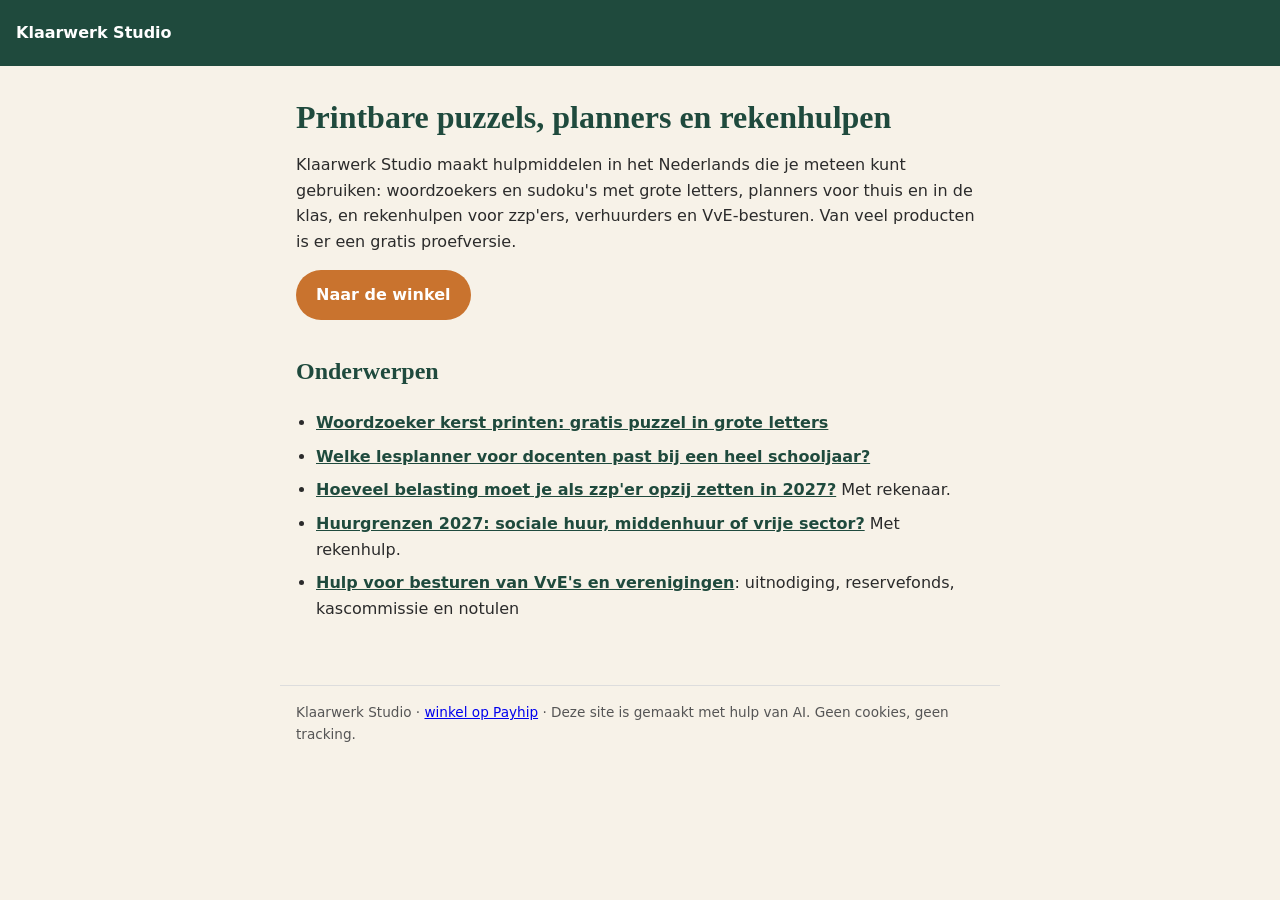
<file: index.html>
<!doctype html>
<html lang="nl">
<head>
<meta charset="utf-8">
<meta name="google-site-verification" content="EyCYREfhUlEMQqq9Lr5nXNBQUvbHP1lk7U1IhhPh7x8" />
<meta name="viewport" content="width=device-width, initial-scale=1">
<title>Klaarwerk Studio: printbare puzzels, planners en rekenhulpen</title>
<meta name="description" content="Klaarwerk Studio maakt printbare puzzels, planners en rekenhulpen in het Nederlands. Gratis proefbestanden en kant-en-klare pakketten.">
<style>
:root{--groen:#1f4a3d;--room:#f7f2e8;--tekst:#2b2b2b;--accent:#c9732e}
*{box-sizing:border-box}
body{margin:0;font-family:system-ui,-apple-system,"Segoe UI",Roboto,sans-serif;color:var(--tekst);background:var(--room);line-height:1.6}
header{background:var(--groen);color:#fff;padding:20px 16px}
header p{margin:0;font-weight:600}
main{max-width:720px;margin:0 auto;padding:24px 16px 48px}
h1{font-family:Georgia,"Times New Roman",serif;color:var(--groen);font-size:2rem;line-height:1.2;margin:8px 0 16px}
.knop{display:inline-block;background:var(--accent);color:#fff;text-decoration:none;padding:12px 20px;border-radius:999px;font-weight:600}
.lijst{padding-left:20px}.lijst li{margin:8px 0}.lijst a{color:var(--groen);font-weight:600}
footer{max-width:720px;margin:0 auto;padding:16px;font-size:.85rem;color:#555;border-top:1px solid #ddd}
</style>
</head>
<body>
<header><p>Klaarwerk Studio</p></header>
<main>
<h1>Printbare puzzels, planners en rekenhulpen</h1>
<p>Klaarwerk Studio maakt hulpmiddelen in het Nederlands die je meteen kunt gebruiken: woordzoekers en sudoku's met grote letters, planners voor thuis en in de klas, en rekenhulpen voor zzp'ers, verhuurders en VvE-besturen. Van veel producten is er een gratis proefversie.</p>
<p><a class="knop" href="https://payhip.com/KlaarwerkStudio">Naar de winkel</a></p>
<h2 style="font-family:Georgia,serif;color:var(--groen);margin-top:32px">Onderwerpen</h2>
<ul class="lijst">
<li><a href="pagina/woordzoeker-kerst-printen.html">Woordzoeker kerst printen: gratis puzzel in grote letters</a></li>
<li><a href="pagina/lesplanner-voor-docenten.html">Welke lesplanner voor docenten past bij een heel schooljaar?</a></li>
<li><a href="pagina/zzp-belasting-opzij-zetten-2027.html">Hoeveel belasting moet je als zzp'er opzij zetten in 2027?</a> Met rekenaar.</li>
<li><a href="pagina/huurgrenzen-2027-punten-rekenhulp.html">Huurgrenzen 2027: sociale huur, middenhuur of vrije sector?</a> Met rekenhulp.</li>
<li><a href="vve/">Hulp voor besturen van VvE's en verenigingen</a>: uitnodiging, reservefonds, kascommissie en notulen</li>
</ul>
</main>
<footer>Klaarwerk Studio · <a href="https://payhip.com/KlaarwerkStudio">winkel op Payhip</a> · Deze site is gemaakt met hulp van AI. Geen cookies, geen tracking.</footer>
</body>
</html>
</file>
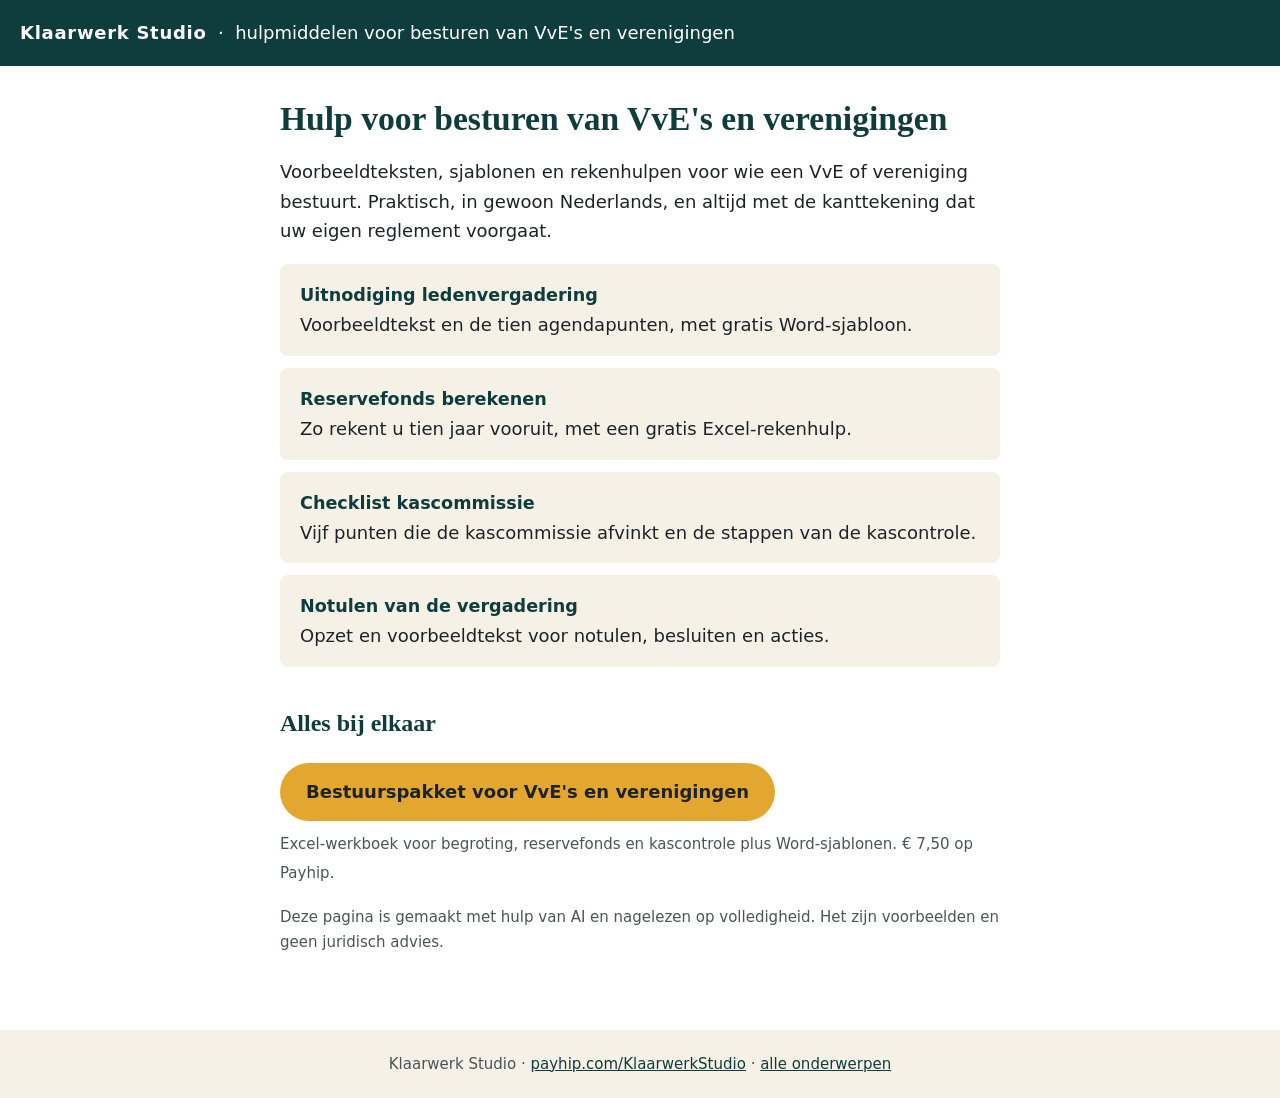
<file: vve/index.html>
<!doctype html>
<html lang="nl">
<head>
<meta charset="utf-8">
<meta name="viewport" content="width=device-width, initial-scale=1">
<title>Klaarwerk Studio: hulp voor besturen van VvE's en verenigingen</title>
<meta name="description" content="Voorbeelden, sjablonen en rekenhulpen voor het bestuur van een VvE of vereniging: uitnodiging, notulen, kascommissie en reservefonds.">
<link rel="stylesheet" href="style.css">
</head>
<body>
<header><a href="index.html">Klaarwerk Studio</a> &nbsp;·&nbsp; hulpmiddelen voor besturen van VvE's en verenigingen</header>
<main>
<h1>Hulp voor besturen van VvE's en verenigingen</h1>
<p>Voorbeeldteksten, sjablonen en rekenhulpen voor wie een VvE of vereniging bestuurt. Praktisch, in gewoon Nederlands, en altijd met de kanttekening dat uw eigen reglement voorgaat.</p>
<a class="kaart" href="uitnodiging-ledenvergadering-vve.html"><strong>Uitnodiging ledenvergadering</strong><br>Voorbeeldtekst en de tien agendapunten, met gratis Word-sjabloon.</a>
<a class="kaart" href="reservefonds-vve-berekenen.html"><strong>Reservefonds berekenen</strong><br>Zo rekent u tien jaar vooruit, met een gratis Excel-rekenhulp.</a>
<a class="kaart" href="checklist-kascommissie-vve.html"><strong>Checklist kascommissie</strong><br>Vijf punten die de kascommissie afvinkt en de stappen van de kascontrole.</a>
<a class="kaart" href="notulen-ledenvergadering-vve-voorbeeld.html"><strong>Notulen van de vergadering</strong><br>Opzet en voorbeeldtekst voor notulen, besluiten en acties.</a>
<h2>Alles bij elkaar</h2>
<p><a class="cta" href="https://payhip.com/b/17auM">Bestuurspakket voor VvE's en verenigingen</a><br><span class="klein">Excel-werkboek voor begroting, reservefonds en kascontrole plus Word-sjablonen. &euro; 7,50 op Payhip.</span></p>
<p class="klein">Deze pagina is gemaakt met hulp van AI en nagelezen op volledigheid. Het zijn voorbeelden en geen juridisch advies.</p>
</main>
<footer>Klaarwerk Studio · <a href="https://payhip.com/KlaarwerkStudio">payhip.com/KlaarwerkStudio</a> · <a href="/">alle onderwerpen</a></footer>
</body>
</html>
</file>
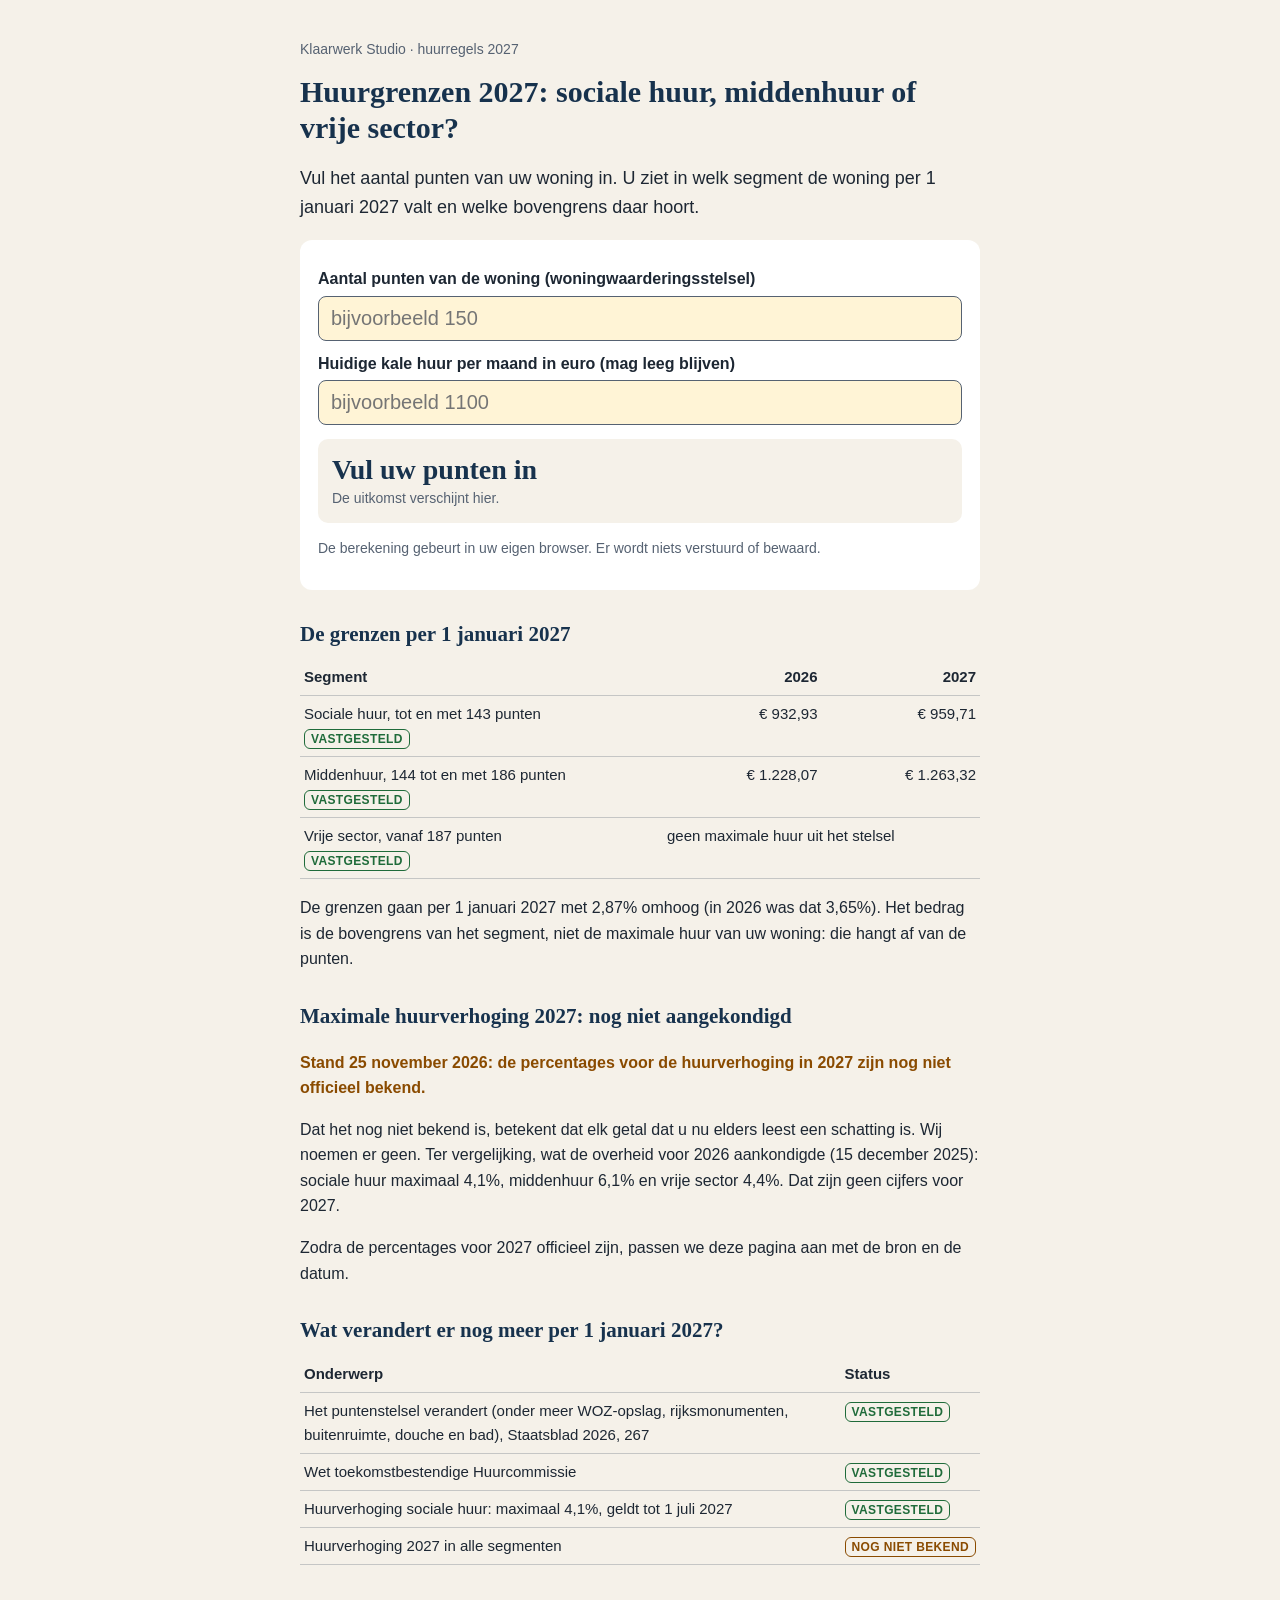
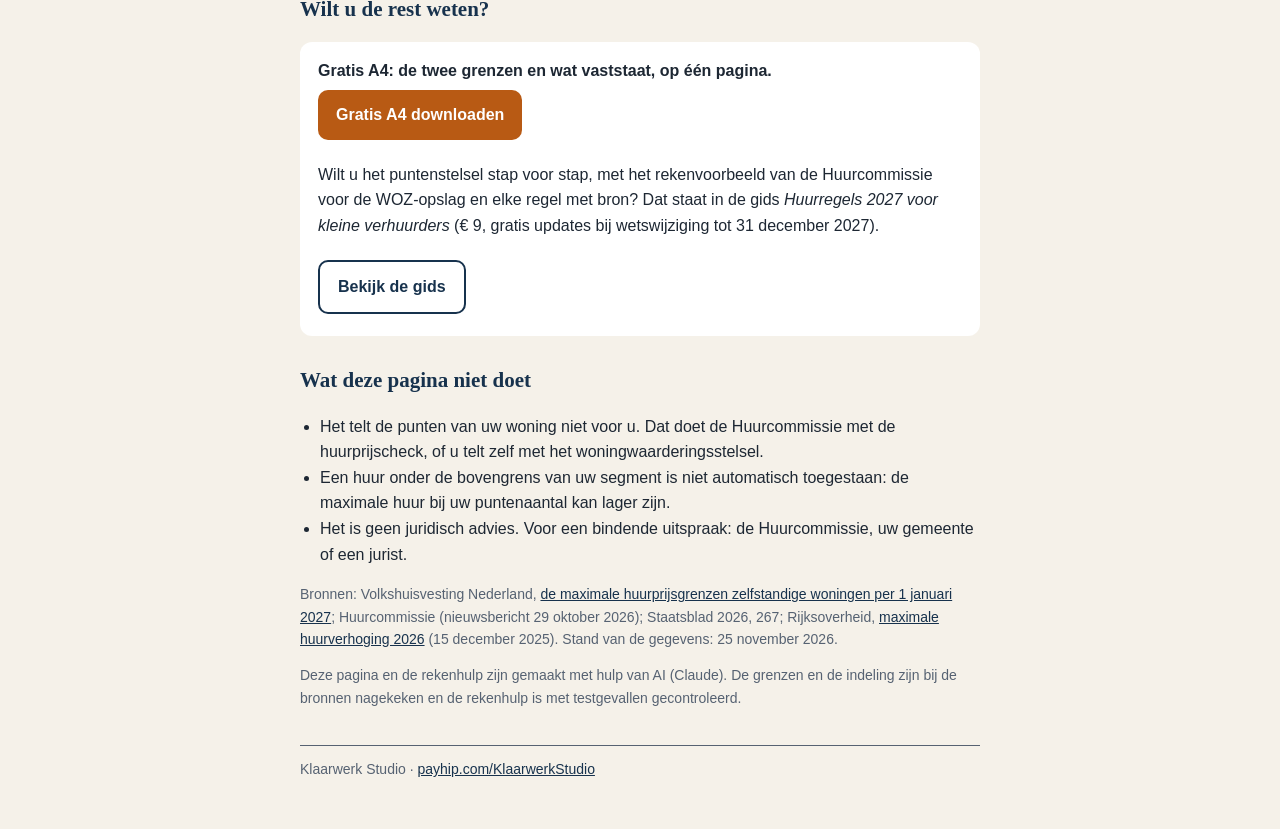
<file: pagina/huurgrenzen-2027-punten-rekenhulp.html>
<!doctype html>
<html lang="nl">
<head>
<meta charset="utf-8">
<meta name="viewport" content="width=device-width, initial-scale=1">
<title>Huurgrenzen 2027: sociale huur, middenhuur of vrije sector? Vul uw punten in</title>
<meta name="description" content="Hoeveel punten heeft uw woning en wat betekent dat in 2027? Vul uw punten in en zie of het sociale huur (tot € 959,71), middenhuur (tot € 1.263,32) of vrije sector is. Met bronnen; de huurverhoging 2027 is nog niet aangekondigd.">
<style>
  :root{--bg:#F5F1E9;--ink:#1d2733;--navy:#17324d;--accent:#b85a14;--muted:#566272;--card:#ffffff;--geel:#fff4d6;--ok:#1f6b3a;--let:#8a4b00}
  @media (prefers-color-scheme: dark){:root:not([data-theme="light"]){--bg:#14202c;--ink:#eef1f4;--navy:#9cc3e8;--accent:#f0a068;--muted:#aab4c0;--card:#1d2c3b;--geel:#3a3523;--ok:#7fd49b;--let:#f0b86a}}
  :root[data-theme="dark"]{--bg:#14202c;--ink:#eef1f4;--navy:#9cc3e8;--accent:#f0a068;--muted:#aab4c0;--card:#1d2c3b;--geel:#3a3523;--ok:#7fd49b;--let:#f0b86a}
  body{margin:0;background:var(--bg);color:var(--ink);font-family:Inter,Arial,sans-serif;line-height:1.6}
  main{max-width:680px;margin:0 auto;padding:24px 16px 48px}
  h1{font-family:Georgia,serif;color:var(--navy);font-size:30px;line-height:1.2;margin:8px 0 12px}
  h2{font-family:Georgia,serif;color:var(--navy);font-size:21px;margin:28px 0 8px}
  p,li{font-size:16px}
  .lead{font-size:18px}
  .box{background:var(--card);border-radius:12px;padding:16px 18px;margin:16px 0}
  .btn{display:inline-block;background:var(--accent);color:#fff;text-decoration:none;padding:12px 18px;border-radius:10px;font-weight:600;margin:6px 6px 6px 0}
  .btn.alt{background:transparent;color:var(--navy);border:2px solid var(--navy)}
  ul{padding-left:20px}
  .ai{font-size:14px;color:var(--muted)}
  footer{margin-top:36px;font-size:14px;color:var(--muted);border-top:1px solid var(--muted);padding-top:12px}
  a{color:var(--navy)}
  label{display:block;font-weight:600;margin:10px 0 4px}
  input[type=number]{width:100%;box-sizing:border-box;font-size:20px;padding:10px 12px;border-radius:8px;border:1px solid var(--muted);background:var(--geel);color:var(--ink)}
  .uitkomst{margin-top:14px;padding:14px;border-radius:10px;background:var(--bg)}
  .getal{font-family:Georgia,serif;font-size:28px;font-weight:700;color:var(--navy);line-height:1.2}
  table{width:100%;border-collapse:collapse;font-size:15px}
  th,td{padding:6px 4px;border-bottom:1px solid rgba(86,98,114,.3);text-align:left;vertical-align:top}
  td.r,th.r{text-align:right;white-space:nowrap}
  .st{font-size:12px;font-weight:700;letter-spacing:.03em;padding:2px 6px;border-radius:6px;border:1px solid currentColor;white-space:nowrap}
  .vast{color:var(--ok)} .nog{color:var(--let)}
  .let{color:var(--let);font-weight:600}
  .tabwrap{overflow-x:auto}
</style>
</head>
<body>
<main>
  <p class="ai">Klaarwerk Studio · huurregels 2027</p>
  <h1>Huurgrenzen 2027: sociale huur, middenhuur of vrije sector?</h1>
  <p class="lead">Vul het aantal punten van uw woning in. U ziet in welk segment de woning per 1 januari 2027 valt en welke bovengrens daar hoort.</p>

  <div class="box" id="rekenaar">
    <label for="punten">Aantal punten van de woning (woningwaarderingsstelsel)</label>
    <input id="punten" type="number" inputmode="numeric" min="0" max="500" step="1" placeholder="bijvoorbeeld 150">
    <label for="huur">Huidige kale huur per maand in euro (mag leeg blijven)</label>
    <input id="huur" type="number" inputmode="decimal" min="0" step="1" placeholder="bijvoorbeeld 1100">
    <div class="uitkomst" id="uit" aria-live="polite">
      <div class="getal" id="seg">Vul uw punten in</div>
      <div id="tekst" class="ai">De uitkomst verschijnt hier.</div>
    </div>
    <p class="ai">De berekening gebeurt in uw eigen browser. Er wordt niets verstuurd of bewaard.</p>
  </div>

  <h2>De grenzen per 1 januari 2027</h2>
  <div class="tabwrap">
  <table aria-label="Huurgrenzen 2026 en 2027">
    <tr><th>Segment</th><th class="r">2026</th><th class="r">2027</th></tr>
    <tr><td>Sociale huur, tot en met 143 punten<br><span class="st vast">VASTGESTELD</span></td><td class="r">€ 932,93</td><td class="r">€ 959,71</td></tr>
    <tr><td>Middenhuur, 144 tot en met 186 punten<br><span class="st vast">VASTGESTELD</span></td><td class="r">€ 1.228,07</td><td class="r">€ 1.263,32</td></tr>
    <tr><td>Vrije sector, vanaf 187 punten<br><span class="st vast">VASTGESTELD</span></td><td colspan="2">geen maximale huur uit het stelsel</td></tr>
  </table>
  </div>
  <p>De grenzen gaan per 1 januari 2027 met 2,87% omhoog (in 2026 was dat 3,65%). Het bedrag is de bovengrens van het segment, niet de maximale huur van uw woning: die hangt af van de punten.</p>

  <h2>Maximale huurverhoging 2027: nog niet aangekondigd</h2>
  <p class="let">Stand 25 november 2026: de percentages voor de huurverhoging in 2027 zijn nog niet officieel bekend.</p>
  <p>Dat het nog niet bekend is, betekent dat elk getal dat u nu elders leest een schatting is. Wij noemen er geen. Ter vergelijking, wat de overheid voor 2026 aankondigde (15 december 2025): sociale huur maximaal 4,1%, middenhuur 6,1% en vrije sector 4,4%. Dat zijn geen cijfers voor 2027.</p>
  <p>Zodra de percentages voor 2027 officieel zijn, passen we deze pagina aan met de bron en de datum.</p>

  <h2>Wat verandert er nog meer per 1 januari 2027?</h2>
  <div class="tabwrap">
  <table aria-label="Status van de regels">
    <tr><th>Onderwerp</th><th>Status</th></tr>
    <tr><td>Het puntenstelsel verandert (onder meer WOZ-opslag, rijksmonumenten, buitenruimte, douche en bad), Staatsblad 2026, 267</td><td><span class="st vast">VASTGESTELD</span></td></tr>
    <tr><td>Wet toekomstbestendige Huurcommissie</td><td><span class="st vast">VASTGESTELD</span></td></tr>
    <tr><td>Huurverhoging sociale huur: maximaal 4,1%, geldt tot 1 juli 2027</td><td><span class="st vast">VASTGESTELD</span></td></tr>
    <tr><td>Huurverhoging 2027 in alle segmenten</td><td><span class="st nog">NOG NIET BEKEND</span></td></tr>
  </table>
  </div>

  <h2>Wilt u de rest weten?</h2>
  <div class="box">
    <strong>Gratis A4: de twee grenzen en wat vaststaat, op één pagina.</strong><br>
    <a class="btn" href="https://payhip.com/b/qpGt1">Gratis A4 downloaden</a>
    <p>Wilt u het puntenstelsel stap voor stap, met het rekenvoorbeeld van de Huurcommissie voor de WOZ-opslag en elke regel met bron? Dat staat in de gids <em>Huurregels 2027 voor kleine verhuurders</em> (€ 9, gratis updates bij wetswijziging tot 31 december 2027).</p>
    <a class="btn alt" href="https://payhip.com/b/ScEpP">Bekijk de gids</a>
  </div>

  <h2>Wat deze pagina niet doet</h2>
  <ul>
    <li>Het telt de punten van uw woning niet voor u. Dat doet de Huurcommissie met de huurprijscheck, of u telt zelf met het woningwaarderingsstelsel.</li>
    <li>Een huur onder de bovengrens van uw segment is niet automatisch toegestaan: de maximale huur bij uw puntenaantal kan lager zijn.</li>
    <li>Het is geen juridisch advies. Voor een bindende uitspraak: de Huurcommissie, uw gemeente of een jurist.</li>
  </ul>

  <p class="ai">Bronnen: Volkshuisvesting Nederland, <a href="https://www.volkshuisvestingnederland.nl/documenten/2026/10/07/de-maximale-huurprijsgrenzen-zelfstandige-woningen-per-1-januari-2027">de maximale huurprijsgrenzen zelfstandige woningen per 1 januari 2027</a>; Huurcommissie (nieuwsbericht 29 oktober 2026); Staatsblad 2026, 267; Rijksoverheid, <a href="https://www.rijksoverheid.nl/ministeries/ministerie-van-volkshuisvesting-en-ruimtelijke-ordening/nieuws/2025/12/15/maximale-huurverhoging-2026-in-sociale-sector-41-middenhuur-61-en-vrije-sector-44">maximale huurverhoging 2026</a> (15 december 2025). Stand van de gegevens: 25 november 2026.</p>
  <p class="ai">Deze pagina en de rekenhulp zijn gemaakt met hulp van AI (Claude). De grenzen en de indeling zijn bij de bronnen nagekeken en de rekenhulp is met testgevallen gecontroleerd.</p>
  <footer>Klaarwerk Studio · <a href="https://payhip.com/KlaarwerkStudio">payhip.com/KlaarwerkStudio</a></footer>
</main>
<script>
(function(){
  var S=959.71, M=1263.32;
  function fmt(x){return x.toLocaleString('nl-NL',{style:'currency',currency:'EUR'});}
  function bepaal(p,h){
    if(!(p>=0)||p!==Math.floor(p)) return null;
    var seg, grens, t;
    if(p<=143){seg='Sociale huur';grens=S;t='Tot en met 143 punten: sociale huur. De bovengrens van dit segment is '+fmt(S)+' per maand.';}
    else if(p<=186){seg='Middenhuur';grens=M;t='144 tot en met 186 punten: gereguleerde middenhuur. De bovengrens van dit segment is '+fmt(M)+' per maand.';}
    else{seg='Vrije sector';grens=null;t='Vanaf 187 punten is de huur vrij: het stelsel geeft hier geen maximale huur.';}
    var extra='';
    if(grens!==null && h>0){
      extra=h>grens?'Uw huur van '+fmt(h)+' ligt boven de bovengrens van dit segment. Laat de puntentelling controleren.':'Uw huur van '+fmt(h)+' ligt op of onder de bovengrens van dit segment. De maximale huur bij uw punten kan lager zijn dan de bovengrens.';
    }
    return {seg:seg,tekst:t,extra:extra};
  }
  if(typeof module!=='undefined'){module.exports=bepaal;return;}
  function toon(){
    var p=document.getElementById('punten').value, h=parseFloat(document.getElementById('huur').value);
    var seg=document.getElementById('seg'), tk=document.getElementById('tekst');
    if(p===''){seg.textContent='Vul uw punten in';tk.textContent='De uitkomst verschijnt hier.';return;}
    var r=bepaal(Number(p),h);
    if(!r){seg.textContent='Vul een heel getal in';tk.textContent='Het aantal punten is een heel getal, bijvoorbeeld 150.';return;}
    seg.textContent=r.seg;tk.textContent=r.tekst+(r.extra?' '+r.extra:'');
  }
  document.getElementById('punten').addEventListener('input',toon);
  document.getElementById('huur').addEventListener('input',toon);
})();
</script>
</body>
</html>
</file>
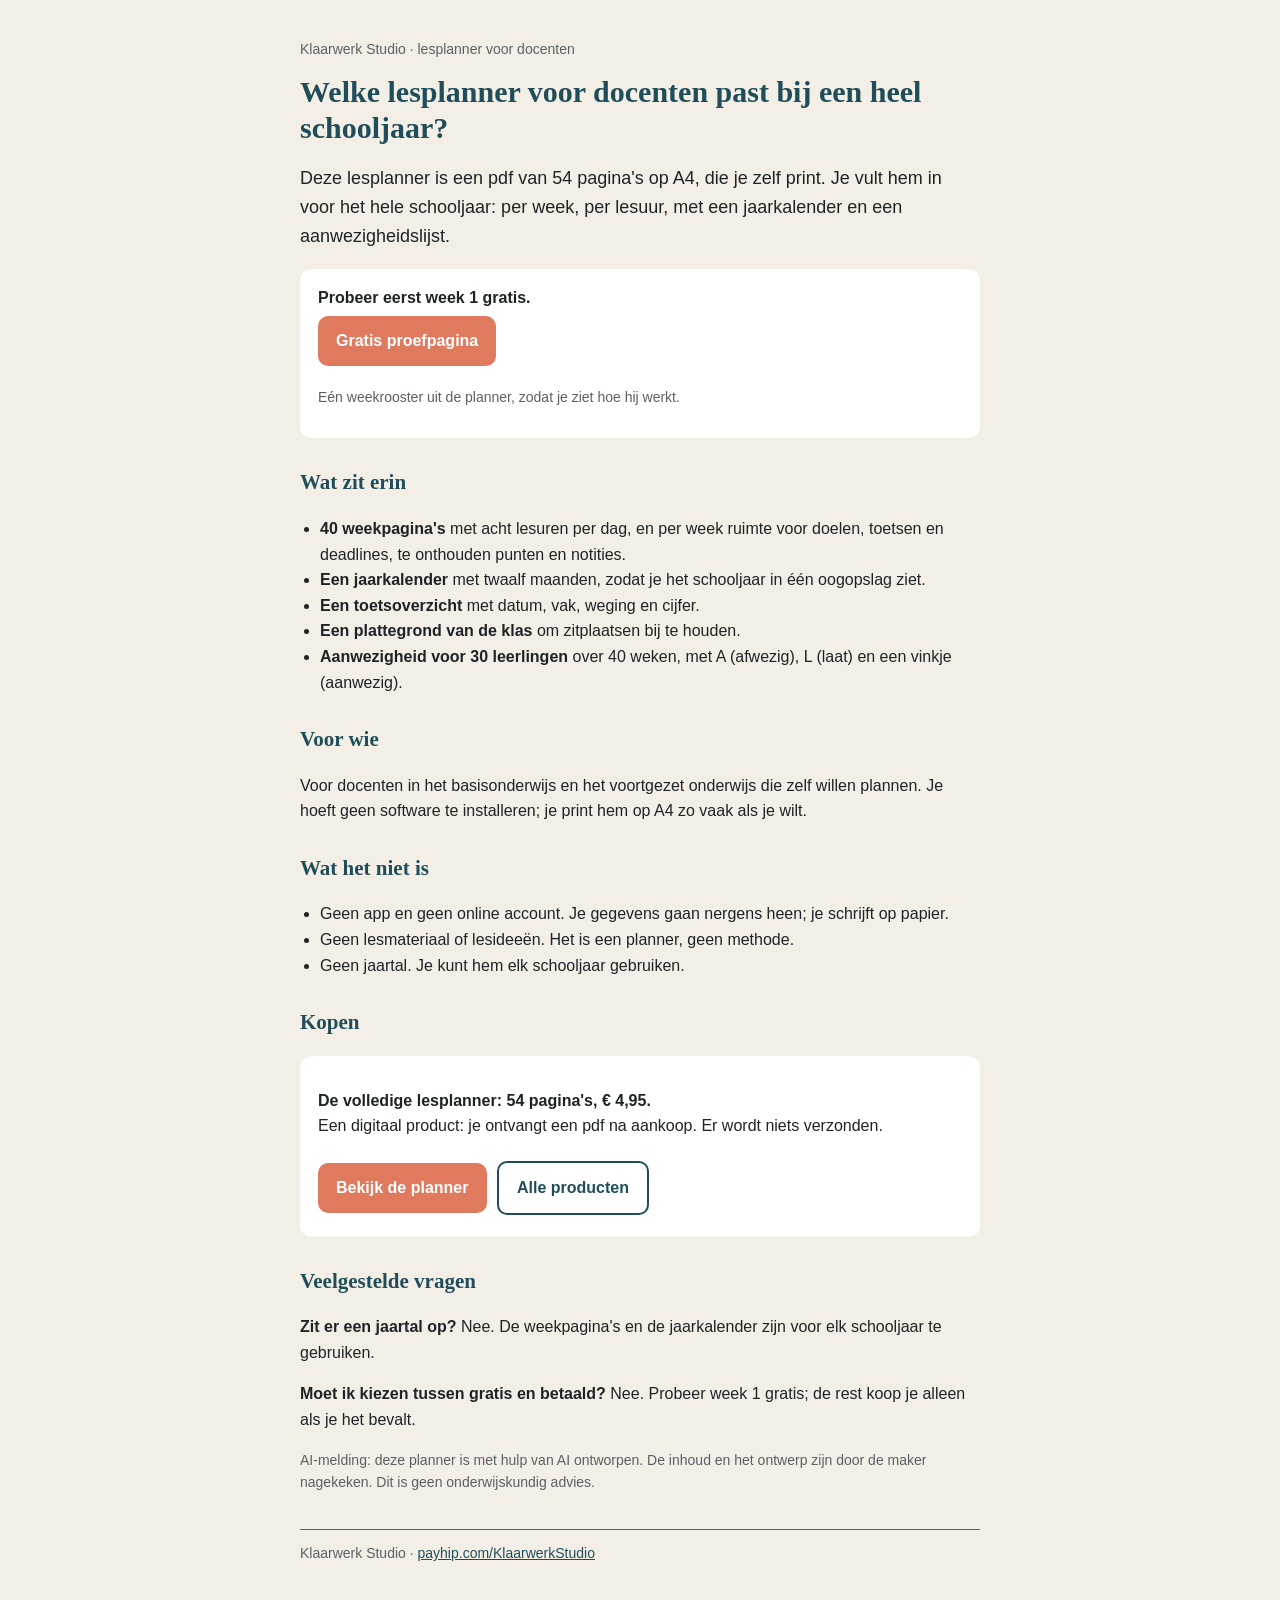
<file: pagina/lesplanner-voor-docenten.html>
<!doctype html>
<html lang="nl">
<head>
<meta charset="utf-8">
<meta name="viewport" content="width=device-width, initial-scale=1">
<title>Lesplanner voor docenten: 54 pagina's, A4, zelf printen</title>
<meta name="description" content="Een printbare lesplanner voor docenten: 40 weekpagina's met acht lesuren per dag, een jaarkalender, toetsoverzicht met weging en aanwezigheid. Probeer week 1 gratis.">
<style>
  :root{--bg:#F4EFE6;--ink:#1E2326;--teal:#1F4E5A;--terra:#E07A5F;--muted:#5A6064;--card:#ffffff}
  @media (prefers-color-scheme: dark){:root:not([data-theme="light"]){--bg:#1b2124;--ink:#eef1f2;--teal:#8fc3cc;--terra:#e8957f;--muted:#aab3b8;--card:#242c30}}
  :root[data-theme="dark"]{--bg:#1b2124;--ink:#eef1f2;--teal:#8fc3cc;--terra:#e8957f;--muted:#aab3b8;--card:#242c30}
  body{margin:0;background:var(--bg);color:var(--ink);font-family:Inter,Arial,sans-serif;line-height:1.6}
  main{max-width:680px;margin:0 auto;padding:24px 16px 48px}
  h1{font-family:Georgia,serif;color:var(--teal);font-size:30px;line-height:1.2;margin:8px 0 12px}
  h2{font-family:Georgia,serif;color:var(--teal);font-size:21px;margin:28px 0 8px}
  p,li{font-size:16px}
  .lead{font-size:18px}
  .box{background:var(--card);border-radius:12px;padding:16px 18px;margin:16px 0}
  .btn{display:inline-block;background:var(--terra);color:#fff;text-decoration:none;padding:12px 18px;border-radius:10px;font-weight:600;margin:6px 6px 6px 0}
  .btn.alt{background:transparent;color:var(--teal);border:2px solid var(--teal)}
  ul{padding-left:20px}
  .ai{font-size:14px;color:var(--muted)}
  footer{margin-top:36px;font-size:14px;color:var(--muted);border-top:1px solid var(--muted);padding-top:12px}
  a{color:var(--teal)}
</style>
</head>
<body>
<main>
  <p class="ai">Klaarwerk Studio · lesplanner voor docenten</p>
  <h1>Welke lesplanner voor docenten past bij een heel schooljaar?</h1>
  <p class="lead">Deze lesplanner is een pdf van 54 pagina's op A4, die je zelf print. Je vult hem in voor het hele schooljaar: per week, per lesuur, met een jaarkalender en een aanwezigheidslijst.</p>

  <div class="box">
    <strong>Probeer eerst week 1 gratis.</strong><br>
    <a class="btn" href="https://payhip.com/b/Q2UNj">Gratis proefpagina</a>
    <p class="ai">Eén weekrooster uit de planner, zodat je ziet hoe hij werkt.</p>
  </div>

  <h2>Wat zit erin</h2>
  <ul>
    <li><strong>40 weekpagina's</strong> met acht lesuren per dag, en per week ruimte voor doelen, toetsen en deadlines, te onthouden punten en notities.</li>
    <li><strong>Een jaarkalender</strong> met twaalf maanden, zodat je het schooljaar in één oogopslag ziet.</li>
    <li><strong>Een toetsoverzicht</strong> met datum, vak, weging en cijfer.</li>
    <li><strong>Een plattegrond van de klas</strong> om zitplaatsen bij te houden.</li>
    <li><strong>Aanwezigheid voor 30 leerlingen</strong> over 40 weken, met A (afwezig), L (laat) en een vinkje (aanwezig).</li>
  </ul>

  <h2>Voor wie</h2>
  <p>Voor docenten in het basisonderwijs en het voortgezet onderwijs die zelf willen plannen. Je hoeft geen software te installeren; je print hem op A4 zo vaak als je wilt.</p>

  <h2>Wat het niet is</h2>
  <ul>
    <li>Geen app en geen online account. Je gegevens gaan nergens heen; je schrijft op papier.</li>
    <li>Geen lesmateriaal of lesideeën. Het is een planner, geen methode.</li>
    <li>Geen jaartal. Je kunt hem elk schooljaar gebruiken.</li>
  </ul>

  <h2>Kopen</h2>
  <div class="box">
    <p><strong>De volledige lesplanner: 54 pagina's, € 4,95.</strong><br>Een digitaal product: je ontvangt een pdf na aankoop. Er wordt niets verzonden.</p>
    <a class="btn" href="https://payhip.com/b/TUw4f">Bekijk de planner</a>
    <a class="btn alt" href="https://payhip.com/KlaarwerkStudio">Alle producten</a>
  </div>

  <h2>Veelgestelde vragen</h2>
  <p><strong>Zit er een jaartal op?</strong> Nee. De weekpagina's en de jaarkalender zijn voor elk schooljaar te gebruiken.</p>
  <p><strong>Moet ik kiezen tussen gratis en betaald?</strong> Nee. Probeer week 1 gratis; de rest koop je alleen als je het bevalt.</p>

  <p class="ai">AI-melding: deze planner is met hulp van AI ontworpen. De inhoud en het ontwerp zijn door de maker nagekeken. Dit is geen onderwijskundig advies.</p>

  <footer>Klaarwerk Studio · <a href="https://payhip.com/KlaarwerkStudio">payhip.com/KlaarwerkStudio</a></footer>
</main>
</body>
</html>
</file>
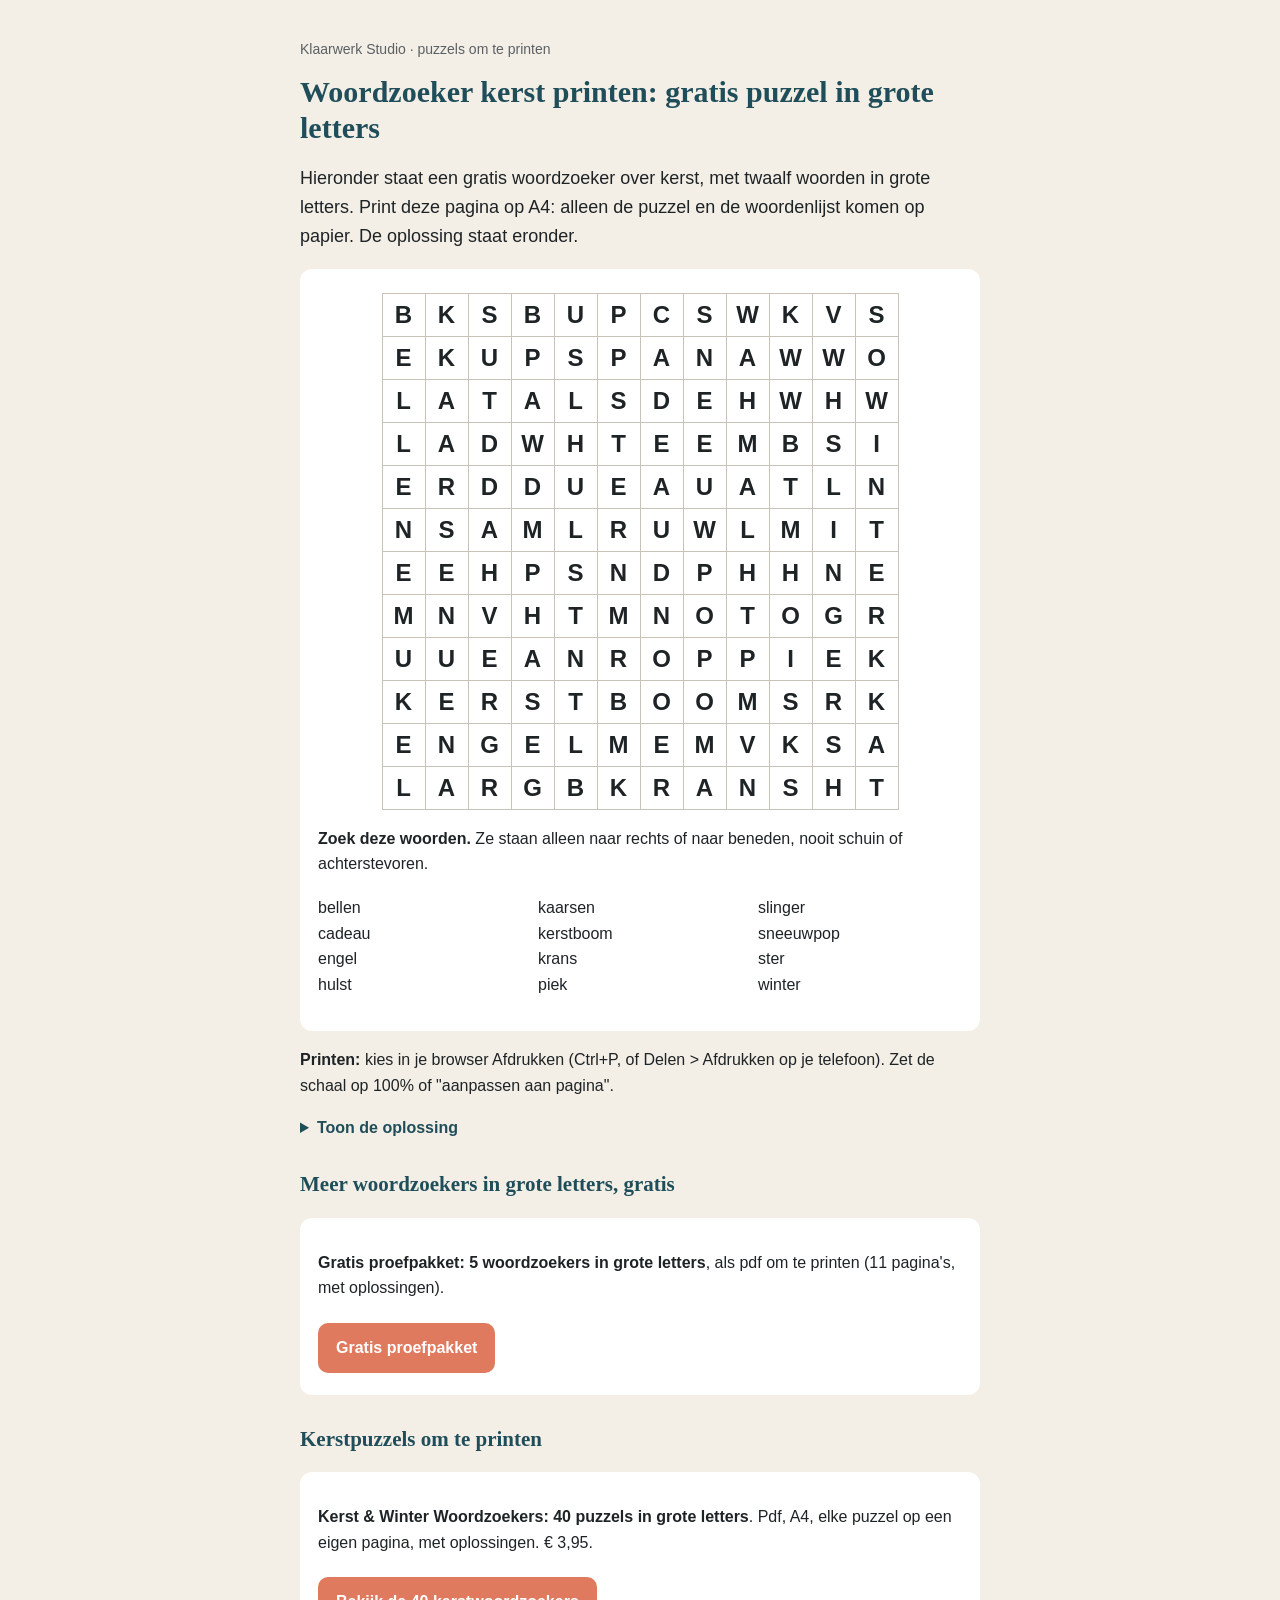
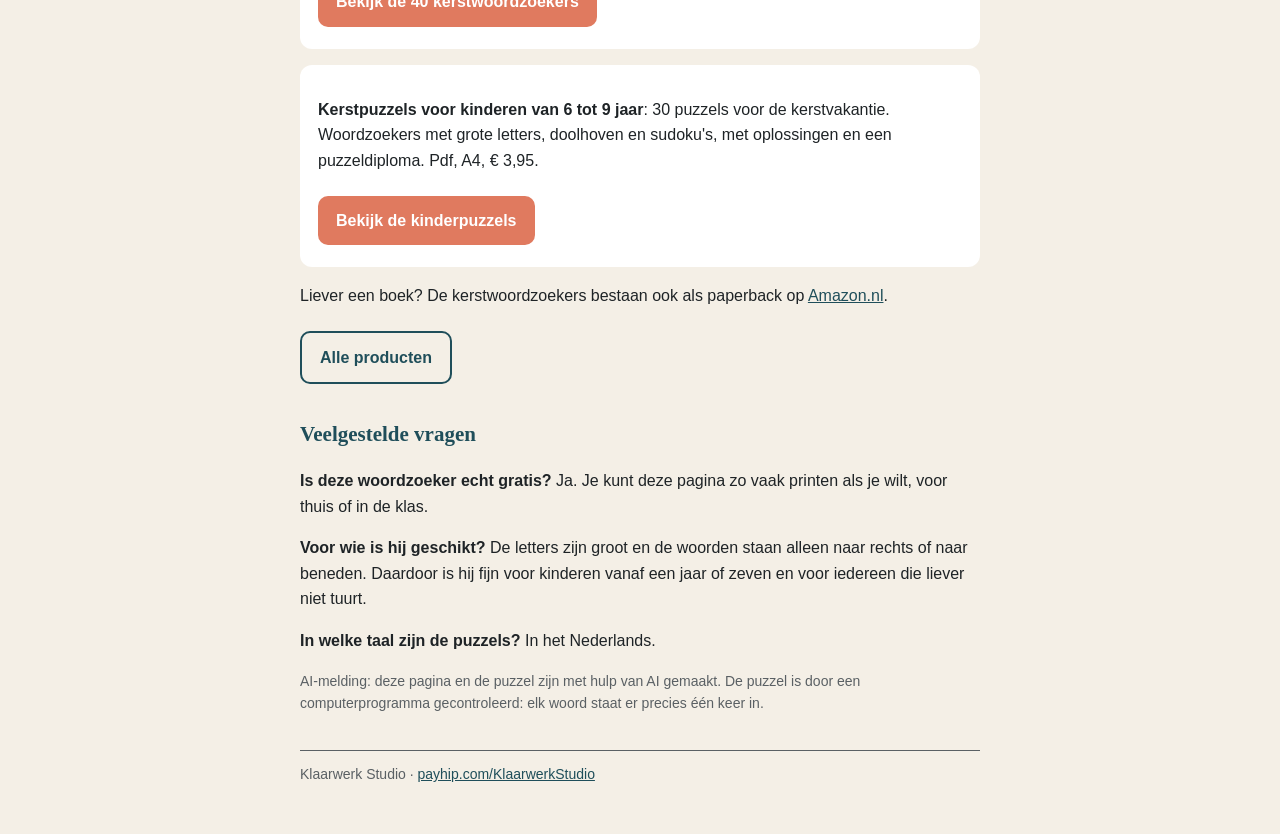
<file: pagina/woordzoeker-kerst-printen.html>
<!doctype html>
<html lang="nl">
<head>
<meta charset="utf-8">
<meta name="viewport" content="width=device-width, initial-scale=1">
<title>Woordzoeker kerst printen: gratis puzzel in grote letters</title>
<meta name="description" content="Een gratis woordzoeker over kerst om te printen, in grote letters, met oplossing. Plus een gratis proefpakket met 5 woordzoekers en kerstpuzzels voor kinderen.">
<style>
  :root{--bg:#F4EFE6;--ink:#1E2326;--teal:#1F4E5A;--terra:#E07A5F;--muted:#5A6064;--card:#ffffff;--hit:#F6D9CF}
  @media (prefers-color-scheme: dark){:root:not([data-theme="light"]){--bg:#1b2124;--ink:#eef1f2;--teal:#8fc3cc;--terra:#e8957f;--muted:#aab3b8;--card:#242c30;--hit:#5a3a30}}
  :root[data-theme="dark"]{--bg:#1b2124;--ink:#eef1f2;--teal:#8fc3cc;--terra:#e8957f;--muted:#aab3b8;--card:#242c30;--hit:#5a3a30}
  body{margin:0;background:var(--bg);color:var(--ink);font-family:Inter,Arial,sans-serif;line-height:1.6}
  main{max-width:680px;margin:0 auto;padding:24px 16px 48px}
  h1{font-family:Georgia,serif;color:var(--teal);font-size:30px;line-height:1.2;margin:8px 0 12px}
  h2{font-family:Georgia,serif;color:var(--teal);font-size:21px;margin:28px 0 8px}
  p,li{font-size:16px}
  .lead{font-size:18px}
  .box{background:var(--card);border-radius:12px;padding:16px 18px;margin:16px 0}
  .btn{display:inline-block;background:var(--terra);color:#fff;text-decoration:none;padding:12px 18px;border-radius:10px;font-weight:600;margin:6px 6px 6px 0}
  .btn.alt{background:transparent;color:var(--teal);border:2px solid var(--teal)}
  ul{padding-left:20px}
  .ai{font-size:14px;color:var(--muted)}
  footer{margin-top:36px;font-size:14px;color:var(--muted);border-top:1px solid var(--muted);padding-top:12px}
  a{color:var(--teal)}
  .ws{border-collapse:collapse;margin:8px auto;background:var(--card)}
  .ws td{width:min(7.2vw,40px);height:min(7.2vw,40px);text-align:center;font:600 min(5.2vw,24px)/1 Arial,sans-serif;border:1px solid #c9c2b6}
  .ws td.hit{background:var(--hit)}
  .woorden{columns:3;column-gap:16px;list-style:none;padding:0;font-size:18px}
  details{margin:12px 0}
  summary{cursor:pointer;color:var(--teal);font-weight:600}
  @media print{
    body{background:#fff;color:#000}
    .geenprint,footer,details{display:none!important}
    main{max-width:none;padding:0}
    .box.puzzel{background:#fff;padding:0}
    .ws{background:#fff}
    .ws td{width:13mm;height:13mm;font-size:22pt;border:1px solid #999}
    h1{color:#000;font-size:20pt}
    .puzzel p,.woorden li{font-size:14pt}
    .woorden{font-size:16pt;margin-left:10mm}
  }
</style>
</head>
<body>
<main>
  <p class="ai geenprint">Klaarwerk Studio · puzzels om te printen</p>
  <h1>Woordzoeker kerst printen: gratis puzzel in grote letters</h1>
  <p class="lead geenprint">Hieronder staat een gratis woordzoeker over kerst, met twaalf woorden in grote letters. Print deze pagina op A4: alleen de puzzel en de woordenlijst komen op papier. De oplossing staat eronder.</p>

  <div class="box puzzel">
    <table class="ws" aria-label="Woordzoeker kerst">
<tr><td class="">B</td><td class="">K</td><td class="">S</td><td class="">B</td><td class="">U</td><td class="">P</td><td class="">C</td><td class="">S</td><td class="">W</td><td class="">K</td><td class="">V</td><td class="">S</td></tr>
<tr><td class="">E</td><td class="">K</td><td class="">U</td><td class="">P</td><td class="">S</td><td class="">P</td><td class="">A</td><td class="">N</td><td class="">A</td><td class="">W</td><td class="">W</td><td class="">O</td></tr>
<tr><td class="">L</td><td class="">A</td><td class="">T</td><td class="">A</td><td class="">L</td><td class="">S</td><td class="">D</td><td class="">E</td><td class="">H</td><td class="">W</td><td class="">H</td><td class="">W</td></tr>
<tr><td class="">L</td><td class="">A</td><td class="">D</td><td class="">W</td><td class="">H</td><td class="">T</td><td class="">E</td><td class="">E</td><td class="">M</td><td class="">B</td><td class="">S</td><td class="">I</td></tr>
<tr><td class="">E</td><td class="">R</td><td class="">D</td><td class="">D</td><td class="">U</td><td class="">E</td><td class="">A</td><td class="">U</td><td class="">A</td><td class="">T</td><td class="">L</td><td class="">N</td></tr>
<tr><td class="">N</td><td class="">S</td><td class="">A</td><td class="">M</td><td class="">L</td><td class="">R</td><td class="">U</td><td class="">W</td><td class="">L</td><td class="">M</td><td class="">I</td><td class="">T</td></tr>
<tr><td class="">E</td><td class="">E</td><td class="">H</td><td class="">P</td><td class="">S</td><td class="">N</td><td class="">D</td><td class="">P</td><td class="">H</td><td class="">H</td><td class="">N</td><td class="">E</td></tr>
<tr><td class="">M</td><td class="">N</td><td class="">V</td><td class="">H</td><td class="">T</td><td class="">M</td><td class="">N</td><td class="">O</td><td class="">T</td><td class="">O</td><td class="">G</td><td class="">R</td></tr>
<tr><td class="">U</td><td class="">U</td><td class="">E</td><td class="">A</td><td class="">N</td><td class="">R</td><td class="">O</td><td class="">P</td><td class="">P</td><td class="">I</td><td class="">E</td><td class="">K</td></tr>
<tr><td class="">K</td><td class="">E</td><td class="">R</td><td class="">S</td><td class="">T</td><td class="">B</td><td class="">O</td><td class="">O</td><td class="">M</td><td class="">S</td><td class="">R</td><td class="">K</td></tr>
<tr><td class="">E</td><td class="">N</td><td class="">G</td><td class="">E</td><td class="">L</td><td class="">M</td><td class="">E</td><td class="">M</td><td class="">V</td><td class="">K</td><td class="">S</td><td class="">A</td></tr>
<tr><td class="">L</td><td class="">A</td><td class="">R</td><td class="">G</td><td class="">B</td><td class="">K</td><td class="">R</td><td class="">A</td><td class="">N</td><td class="">S</td><td class="">H</td><td class="">T</td></tr>
</table>
    <p><strong>Zoek deze woorden.</strong> Ze staan alleen naar rechts of naar beneden, nooit schuin of achterstevoren.</p>
    <ul class="woorden"><li>bellen</li><li>cadeau</li><li>engel</li><li>hulst</li><li>kaarsen</li><li>kerstboom</li><li>krans</li><li>piek</li><li>slinger</li><li>sneeuwpop</li><li>ster</li><li>winter</li></ul>
  </div>

  <p class="geenprint"><strong>Printen:</strong> kies in je browser Afdrukken (Ctrl+P, of Delen &gt; Afdrukken op je telefoon). Zet de schaal op 100% of "aanpassen aan pagina".</p>

  <details class="geenprint">
    <summary>Toon de oplossing</summary>
    <table class="ws" aria-label="Woordzoeker kerst">
<tr><td class="hit">B</td><td class="">K</td><td class="">S</td><td class="">B</td><td class="">U</td><td class="">P</td><td class="hit">C</td><td class="hit">S</td><td class="">W</td><td class="">K</td><td class="">V</td><td class="">S</td></tr>
<tr><td class="hit">E</td><td class="hit">K</td><td class="">U</td><td class="">P</td><td class="">S</td><td class="">P</td><td class="hit">A</td><td class="hit">N</td><td class="">A</td><td class="">W</td><td class="">W</td><td class="">O</td></tr>
<tr><td class="hit">L</td><td class="hit">A</td><td class="">T</td><td class="">A</td><td class="">L</td><td class="hit">S</td><td class="hit">D</td><td class="hit">E</td><td class="">H</td><td class="">W</td><td class="">H</td><td class="hit">W</td></tr>
<tr><td class="hit">L</td><td class="hit">A</td><td class="">D</td><td class="">W</td><td class="hit">H</td><td class="hit">T</td><td class="hit">E</td><td class="hit">E</td><td class="">M</td><td class="">B</td><td class="hit">S</td><td class="hit">I</td></tr>
<tr><td class="hit">E</td><td class="hit">R</td><td class="">D</td><td class="">D</td><td class="hit">U</td><td class="hit">E</td><td class="hit">A</td><td class="hit">U</td><td class="">A</td><td class="">T</td><td class="hit">L</td><td class="hit">N</td></tr>
<tr><td class="hit">N</td><td class="hit">S</td><td class="">A</td><td class="">M</td><td class="hit">L</td><td class="hit">R</td><td class="hit">U</td><td class="hit">W</td><td class="">L</td><td class="">M</td><td class="hit">I</td><td class="hit">T</td></tr>
<tr><td class="">E</td><td class="hit">E</td><td class="">H</td><td class="">P</td><td class="hit">S</td><td class="">N</td><td class="">D</td><td class="hit">P</td><td class="">H</td><td class="">H</td><td class="hit">N</td><td class="hit">E</td></tr>
<tr><td class="">M</td><td class="hit">N</td><td class="">V</td><td class="">H</td><td class="hit">T</td><td class="">M</td><td class="">N</td><td class="hit">O</td><td class="">T</td><td class="">O</td><td class="hit">G</td><td class="hit">R</td></tr>
<tr><td class="">U</td><td class="">U</td><td class="">E</td><td class="">A</td><td class="">N</td><td class="">R</td><td class="">O</td><td class="hit">P</td><td class="hit">P</td><td class="hit">I</td><td class="hit">E</td><td class="hit">K</td></tr>
<tr><td class="hit">K</td><td class="hit">E</td><td class="hit">R</td><td class="hit">S</td><td class="hit">T</td><td class="hit">B</td><td class="hit">O</td><td class="hit">O</td><td class="hit">M</td><td class="">S</td><td class="hit">R</td><td class="">K</td></tr>
<tr><td class="hit">E</td><td class="hit">N</td><td class="hit">G</td><td class="hit">E</td><td class="hit">L</td><td class="">M</td><td class="">E</td><td class="">M</td><td class="">V</td><td class="">K</td><td class="">S</td><td class="">A</td></tr>
<tr><td class="">L</td><td class="">A</td><td class="">R</td><td class="">G</td><td class="">B</td><td class="hit">K</td><td class="hit">R</td><td class="hit">A</td><td class="hit">N</td><td class="hit">S</td><td class="">H</td><td class="">T</td></tr>
</table>
  </details>

  <h2 class="geenprint">Meer woordzoekers in grote letters, gratis</h2>
  <div class="box geenprint">
    <p><strong>Gratis proefpakket: 5 woordzoekers in grote letters</strong>, als pdf om te printen (11 pagina's, met oplossingen).</p>
    <a class="btn" href="https://payhip.com/b/xLmhH">Gratis proefpakket</a>
  </div>

  <h2 class="geenprint">Kerstpuzzels om te printen</h2>
  <div class="geenprint">
    <div class="box">
      <p><strong>Kerst &amp; Winter Woordzoekers: 40 puzzels in grote letters</strong>. Pdf, A4, elke puzzel op een eigen pagina, met oplossingen. € 3,95.</p>
      <a class="btn" href="https://payhip.com/b/kC4oK">Bekijk de 40 kerstwoordzoekers</a>
    </div>
    <div class="box">
      <p><strong>Kerstpuzzels voor kinderen van 6 tot 9 jaar</strong>: 30 puzzels voor de kerstvakantie. Woordzoekers met grote letters, doolhoven en sudoku's, met oplossingen en een puzzeldiploma. Pdf, A4, € 3,95.</p>
      <a class="btn" href="https://payhip.com/b/mJRlP">Bekijk de kinderpuzzels</a>
    </div>
    <p>Liever een boek? De kerstwoordzoekers bestaan ook als paperback op <a href="https://www.amazon.nl/dp/B0HR7TWJP3">Amazon.nl</a>.</p>
    <a class="btn alt" href="https://payhip.com/KlaarwerkStudio">Alle producten</a>
  </div>

  <h2 class="geenprint">Veelgestelde vragen</h2>
  <div class="geenprint">
    <p><strong>Is deze woordzoeker echt gratis?</strong> Ja. Je kunt deze pagina zo vaak printen als je wilt, voor thuis of in de klas.</p>
    <p><strong>Voor wie is hij geschikt?</strong> De letters zijn groot en de woorden staan alleen naar rechts of naar beneden. Daardoor is hij fijn voor kinderen vanaf een jaar of zeven en voor iedereen die liever niet tuurt.</p>
    <p><strong>In welke taal zijn de puzzels?</strong> In het Nederlands.</p>
  </div>

  <p class="ai geenprint">AI-melding: deze pagina en de puzzel zijn met hulp van AI gemaakt. De puzzel is door een computerprogramma gecontroleerd: elk woord staat er precies één keer in.</p>

  <footer>Klaarwerk Studio · <a href="https://payhip.com/KlaarwerkStudio">payhip.com/KlaarwerkStudio</a></footer>
</main>
</body>
</html>
</file>
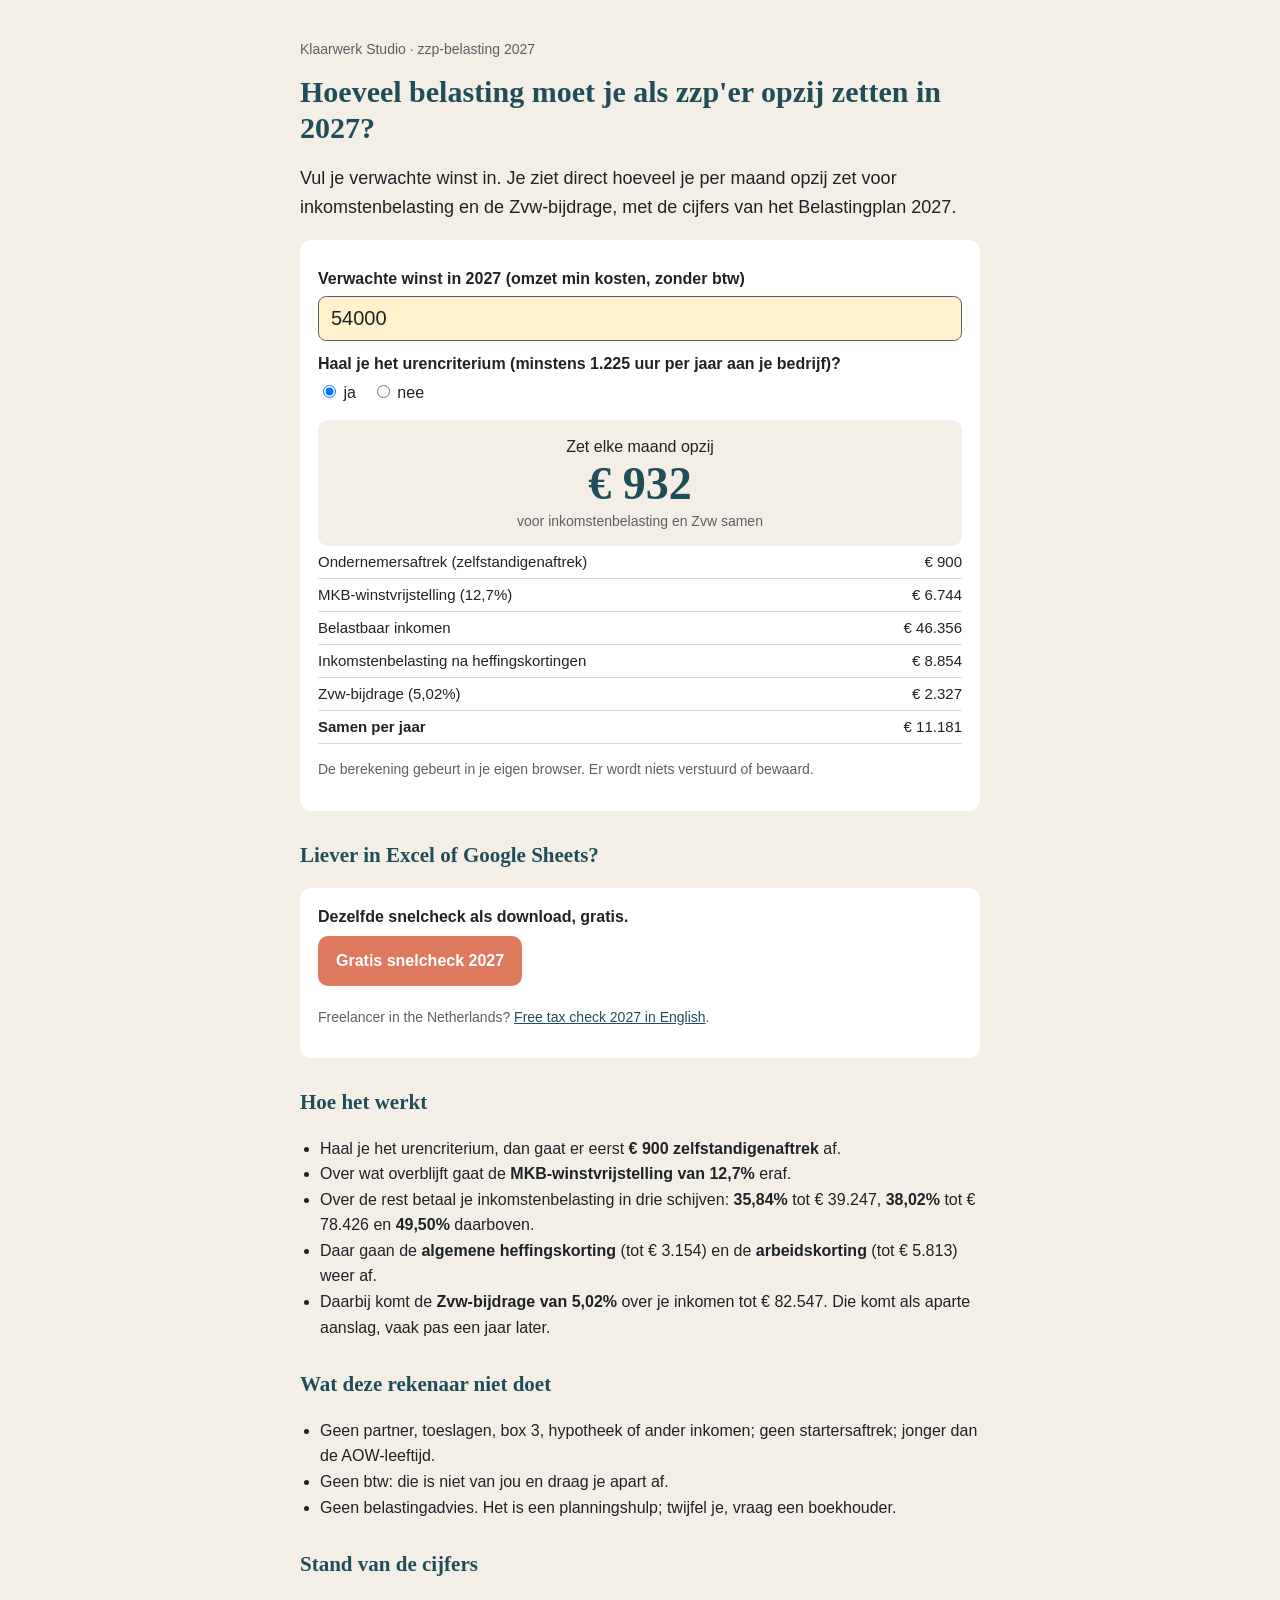
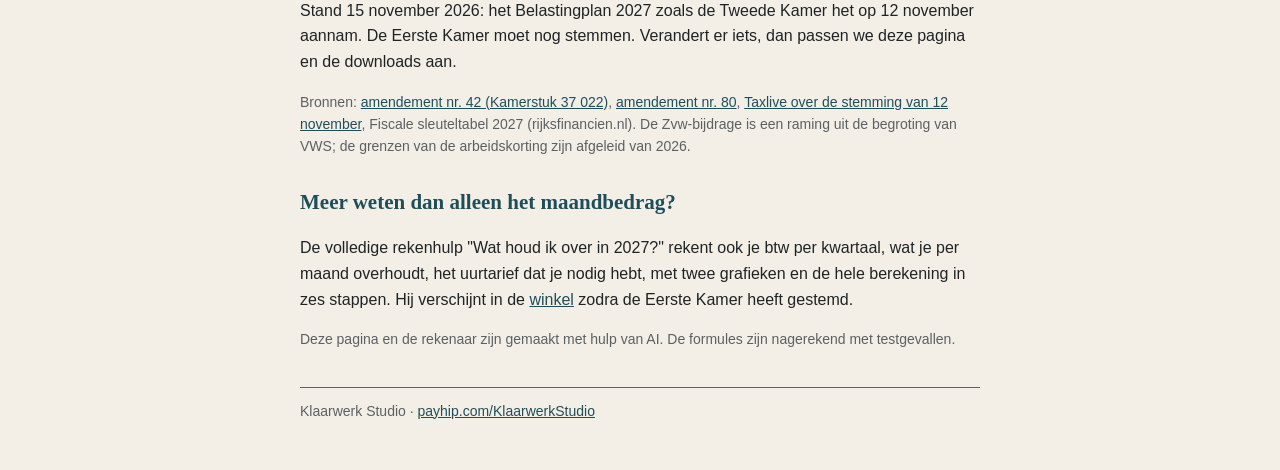
<file: pagina/zzp-belasting-opzij-zetten-2027.html>
<!doctype html>
<html lang="nl">
<head>
<meta charset="utf-8">
<meta name="viewport" content="width=device-width, initial-scale=1">
<title>Hoeveel belasting opzij zetten als zzp'er in 2027? Reken het direct uit</title>
<meta name="description" content="Zzp belasting berekenen voor 2027: vul je verwachte winst in en zie hoeveel je per maand opzij zet voor inkomstenbelasting en Zvw. Met de cijfers van het Belastingplan 2027 en bronnen.">
<style>
  :root{--bg:#F4EFE6;--ink:#1E2326;--teal:#1F4E5A;--terra:#E07A5F;--muted:#5A6064;--card:#ffffff;--geel:#FFF2CC}
  @media (prefers-color-scheme: dark){:root:not([data-theme="light"]){--bg:#1b2124;--ink:#eef1f2;--teal:#8fc3cc;--terra:#e8957f;--muted:#aab3b8;--card:#242c30;--geel:#3a3523}}
  :root[data-theme="dark"]{--bg:#1b2124;--ink:#eef1f2;--teal:#8fc3cc;--terra:#e8957f;--muted:#aab3b8;--card:#242c30;--geel:#3a3523}
  body{margin:0;background:var(--bg);color:var(--ink);font-family:Inter,Arial,sans-serif;line-height:1.6}
  main{max-width:680px;margin:0 auto;padding:24px 16px 48px}
  h1{font-family:Georgia,serif;color:var(--teal);font-size:30px;line-height:1.2;margin:8px 0 12px}
  h2{font-family:Georgia,serif;color:var(--teal);font-size:21px;margin:28px 0 8px}
  p,li{font-size:16px}
  .lead{font-size:18px}
  .box{background:var(--card);border-radius:12px;padding:16px 18px;margin:16px 0}
  .btn{display:inline-block;background:var(--terra);color:#fff;text-decoration:none;padding:12px 18px;border-radius:10px;font-weight:600;margin:6px 6px 6px 0}
  .btn.alt{background:transparent;color:var(--teal);border:2px solid var(--teal)}
  ul{padding-left:20px}
  .ai{font-size:14px;color:var(--muted)}
  footer{margin-top:36px;font-size:14px;color:var(--muted);border-top:1px solid var(--muted);padding-top:12px}
  a{color:var(--teal)}
  label{display:block;font-weight:600;margin:10px 0 4px}
  input[type=number]{width:100%;box-sizing:border-box;font-size:20px;padding:10px 12px;border-radius:8px;border:1px solid var(--muted);background:var(--geel);color:var(--ink)}
  .keus{display:flex;gap:16px;margin:4px 0}
  .uitkomst{text-align:center;margin-top:14px;padding:14px;border-radius:10px;background:var(--bg)}
  .getal{font-family:Georgia,serif;font-size:46px;font-weight:700;color:var(--teal);line-height:1.1}
  table{width:100%;border-collapse:collapse;font-size:15px}
  td{padding:4px 0;border-bottom:1px solid rgba(90,96,100,.25)}
  td:last-child{text-align:right;white-space:nowrap}
</style>
</head>
<body>
<main>
  <p class="ai">Klaarwerk Studio · zzp-belasting 2027</p>
  <h1>Hoeveel belasting moet je als zzp'er opzij zetten in 2027?</h1>
  <p class="lead">Vul je verwachte winst in. Je ziet direct hoeveel je per maand opzij zet voor inkomstenbelasting en de Zvw-bijdrage, met de cijfers van het Belastingplan 2027.</p>

  <div class="box" id="rekenaar">
    <label for="winst">Verwachte winst in 2027 (omzet min kosten, zonder btw)</label>
    <input id="winst" type="number" inputmode="numeric" min="0" step="1000" value="54000">
    <label>Haal je het urencriterium (minstens 1.225 uur per jaar aan je bedrijf)?</label>
    <div class="keus">
      <label style="font-weight:400;margin:0"><input type="radio" name="uc" value="1" checked> ja</label>
      <label style="font-weight:400;margin:0"><input type="radio" name="uc" value="0"> nee</label>
    </div>
    <div class="uitkomst">
      <div>Zet elke maand opzij</div>
      <div class="getal" id="maand">€ 932</div>
      <div class="ai">voor inkomstenbelasting en Zvw samen</div>
    </div>
    <table aria-label="Berekening per jaar">
      <tr><td>Ondernemersaftrek (zelfstandigenaftrek)</td><td id="r-oa"></td></tr>
      <tr><td>MKB-winstvrijstelling (12,7%)</td><td id="r-mkb"></td></tr>
      <tr><td>Belastbaar inkomen</td><td id="r-b"></td></tr>
      <tr><td>Inkomstenbelasting na heffingskortingen</td><td id="r-ib"></td></tr>
      <tr><td>Zvw-bijdrage (5,02%)</td><td id="r-zvw"></td></tr>
      <tr><td><strong>Samen per jaar</strong></td><td id="r-tot"></td></tr>
    </table>
    <p class="ai">De berekening gebeurt in je eigen browser. Er wordt niets verstuurd of bewaard.</p>
  </div>

  <h2>Liever in Excel of Google Sheets?</h2>
  <div class="box">
    <strong>Dezelfde snelcheck als download, gratis.</strong><br>
    <a class="btn" href="https://payhip.com/b/U12Im">Gratis snelcheck 2027</a>
    <p class="ai">Freelancer in the Netherlands? <a href="https://payhip.com/b/xQs1n">Free tax check 2027 in English</a>.</p>
  </div>

  <h2>Hoe het werkt</h2>
  <ul>
    <li>Haal je het urencriterium, dan gaat er eerst <strong>€ 900 zelfstandigenaftrek</strong> af.</li>
    <li>Over wat overblijft gaat de <strong>MKB-winstvrijstelling van 12,7%</strong> eraf.</li>
    <li>Over de rest betaal je inkomstenbelasting in drie schijven: <strong>35,84%</strong> tot € 39.247, <strong>38,02%</strong> tot € 78.426 en <strong>49,50%</strong> daarboven.</li>
    <li>Daar gaan de <strong>algemene heffingskorting</strong> (tot € 3.154) en de <strong>arbeidskorting</strong> (tot € 5.813) weer af.</li>
    <li>Daarbij komt de <strong>Zvw-bijdrage van 5,02%</strong> over je inkomen tot € 82.547. Die komt als aparte aanslag, vaak pas een jaar later.</li>
  </ul>

  <h2>Wat deze rekenaar niet doet</h2>
  <ul>
    <li>Geen partner, toeslagen, box 3, hypotheek of ander inkomen; geen startersaftrek; jonger dan de AOW-leeftijd.</li>
    <li>Geen btw: die is niet van jou en draag je apart af.</li>
    <li>Geen belastingadvies. Het is een planningshulp; twijfel je, vraag een boekhouder.</li>
  </ul>

  <h2>Stand van de cijfers</h2>
  <p>Stand 15 november 2026: het Belastingplan 2027 zoals de Tweede Kamer het op 12 november aannam. De Eerste Kamer moet nog stemmen. Verandert er iets, dan passen we deze pagina en de downloads aan.</p>
  <p class="ai">Bronnen: <a href="https://berthub.eu/tkconv/document.html?nummer=2026D56417">amendement nr. 42 (Kamerstuk 37 022)</a>, <a href="https://berthub.eu/tkconv/document.html?nummer=2026D57504">amendement nr. 80</a>, <a href="https://www.taxlive.nl/nl/documenten/vn-vandaag/tweede-kamer-toch-akkoord-met-pakket-belastingplan-2027-en-novelle-box-3/">Taxlive over de stemming van 12 november</a>, Fiscale sleuteltabel 2027 (rijksfinancien.nl). De Zvw-bijdrage is een raming uit de begroting van VWS; de grenzen van de arbeidskorting zijn afgeleid van 2026.</p>

  <h2>Meer weten dan alleen het maandbedrag?</h2>
  <p>De volledige rekenhulp "Wat houd ik over in 2027?" rekent ook je btw per kwartaal, wat je per maand overhoudt, het uurtarief dat je nodig hebt, met twee grafieken en de hele berekening in zes stappen. Hij verschijnt in de <a href="https://payhip.com/KlaarwerkStudio">winkel</a> zodra de Eerste Kamer heeft gestemd.</p>

  <p class="ai">Deze pagina en de rekenaar zijn gemaakt met hulp van AI. De formules zijn nagerekend met testgevallen.</p>
  <footer>Klaarwerk Studio · <a href="https://payhip.com/KlaarwerkStudio">payhip.com/KlaarwerkStudio</a></footer>
</main>
<script>
(function(){
  var P={g1:39247,g2:78426,t1:0.3584,t2:0.3802,t3:0.495,aft:0.3816,ahk:3154,ahkS:30910,ahkP:0.06638,
    i1:12114,k1:1066,i2:26168,k2:5424,i3:47834,km:5813,akS:47834,akP:0.0651,za:900,mkb:0.127,zp:0.0502,zm:82547};
  function reken(w,uc){
    w=Math.max(0,w||0);
    var oa=uc?Math.min(w,P.za):0, mkb=Math.max(0,(w-oa)*P.mkb), b=Math.max(0,w-oa-mkb);
    var ib=Math.min(b,P.g1)*P.t1+Math.max(0,Math.min(b,P.g2)-P.g1)*P.t2+Math.max(0,b-P.g2)*P.t3;
    ib+=Math.min(oa+mkb,Math.max(0,b-P.g2))*(P.t3-P.aft);
    var ahk=Math.max(0,P.ahk-Math.max(0,b-P.ahkS)*P.ahkP), ak;
    if(b<=P.i1) ak=b/P.i1*P.k1; else if(b<=P.i2) ak=P.k1+(b-P.i1)/(P.i2-P.i1)*(P.k2-P.k1);
    else if(b<=P.i3) ak=P.k2+(b-P.i2)/(P.i3-P.i2)*(P.km-P.k2); else ak=P.km;
    ak=Math.max(0,ak-Math.max(0,b-P.akS)*P.akP);
    var ibn=Math.max(0,ib-ahk-ak), zvw=Math.min(b,P.zm)*P.zp;
    return {oa:oa,mkb:mkb,b:b,ib:ibn,zvw:zvw,tot:ibn+zvw,maand:(ibn+zvw)/12};
  }
  if(typeof module!=='undefined'){module.exports=reken;return;}
  var f=new Intl.NumberFormat('nl-NL',{style:'currency',currency:'EUR',maximumFractionDigits:0});
  function toon(){
    var w=parseFloat(document.getElementById('winst').value);
    var uc=document.querySelector('input[name=uc]:checked').value==='1';
    var r=reken(w,uc);
    document.getElementById('maand').textContent=f.format(r.maand);
    [['r-oa','oa'],['r-mkb','mkb'],['r-b','b'],['r-ib','ib'],['r-zvw','zvw'],['r-tot','tot']].forEach(function(x){document.getElementById(x[0]).textContent=f.format(r[x[1]]);});
  }
  document.getElementById('winst').addEventListener('input',toon);
  Array.prototype.forEach.call(document.querySelectorAll('input[name=uc]'),function(e){e.addEventListener('change',toon);});
  toon();
})();
</script>
</body>
</html>
</file>
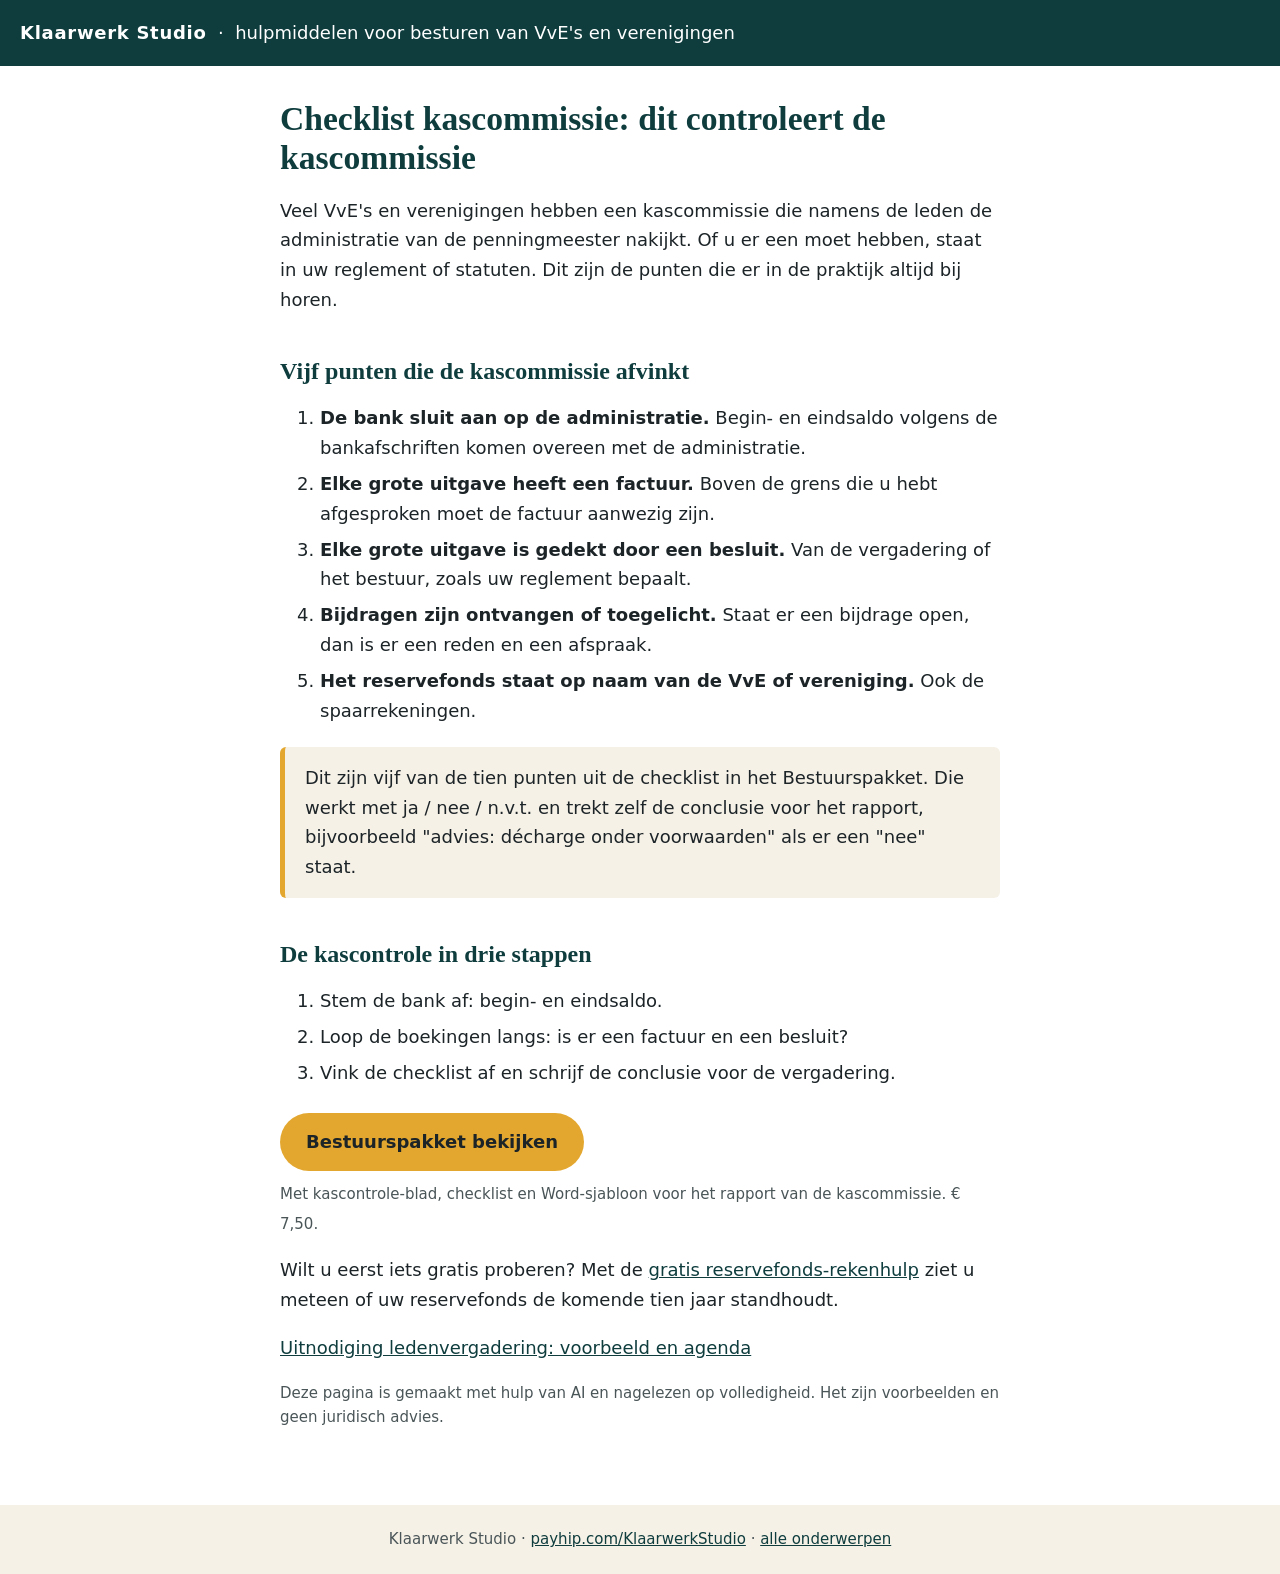
<file: vve/checklist-kascommissie-vve.html>
<!doctype html>
<html lang="nl">
<head>
<meta charset="utf-8">
<meta name="viewport" content="width=device-width, initial-scale=1">
<title>Checklist kascommissie VvE: dit controleert de kascommissie</title>
<meta name="description" content="Wat controleert de kascommissie van een VvE of vereniging? Vijf punten die altijd terugkomen, de stappen van de kascontrole en een gratis blad om het zelf te doen.">
<link rel="stylesheet" href="style.css">
</head>
<body>
<header><a href="index.html">Klaarwerk Studio</a> &nbsp;·&nbsp; hulpmiddelen voor besturen van VvE's en verenigingen</header>
<main>
<h1>Checklist kascommissie: dit controleert de kascommissie</h1>
<p>Veel VvE's en verenigingen hebben een kascommissie die namens de leden de administratie van de penningmeester nakijkt. Of u er een moet hebben, staat in uw reglement of statuten. Dit zijn de punten die er in de praktijk altijd bij horen.</p>
<h2>Vijf punten die de kascommissie afvinkt</h2>
<ol>
<li><strong>De bank sluit aan op de administratie.</strong> Begin- en eindsaldo volgens de bankafschriften komen overeen met de administratie.</li>
<li><strong>Elke grote uitgave heeft een factuur.</strong> Boven de grens die u hebt afgesproken moet de factuur aanwezig zijn.</li>
<li><strong>Elke grote uitgave is gedekt door een besluit.</strong> Van de vergadering of het bestuur, zoals uw reglement bepaalt.</li>
<li><strong>Bijdragen zijn ontvangen of toegelicht.</strong> Staat er een bijdrage open, dan is er een reden en een afspraak.</li>
<li><strong>Het reservefonds staat op naam van de VvE of vereniging.</strong> Ook de spaarrekeningen.</li>
</ol>
<div class="box">Dit zijn vijf van de tien punten uit de checklist in het Bestuurspakket. Die werkt met ja / nee / n.v.t. en trekt zelf de conclusie voor het rapport, bijvoorbeeld "advies: d&eacute;charge onder voorwaarden" als er een "nee" staat.</div>
<h2>De kascontrole in drie stappen</h2>
<ol>
<li>Stem de bank af: begin- en eindsaldo.</li>
<li>Loop de boekingen langs: is er een factuur en een besluit?</li>
<li>Vink de checklist af en schrijf de conclusie voor de vergadering.</li>
</ol>
<p><a class="cta" href="https://payhip.com/b/17auM">Bestuurspakket bekijken</a><br><span class="klein">Met kascontrole-blad, checklist en Word-sjabloon voor het rapport van de kascommissie. &euro; 7,50.</span></p>
<p>Wilt u eerst iets gratis proberen? Met de <a href="https://payhip.com/b/1OuJp">gratis reservefonds-rekenhulp</a> ziet u meteen of uw reservefonds de komende tien jaar standhoudt.</p>
<p><a href="uitnodiging-ledenvergadering-vve.html">Uitnodiging ledenvergadering: voorbeeld en agenda</a></p>
<p class="klein">Deze pagina is gemaakt met hulp van AI en nagelezen op volledigheid. Het zijn voorbeelden en geen juridisch advies.</p>
</main>
<footer>Klaarwerk Studio · <a href="https://payhip.com/KlaarwerkStudio">payhip.com/KlaarwerkStudio</a> · <a href="/">alle onderwerpen</a></footer>
</body>
</html>
</file>
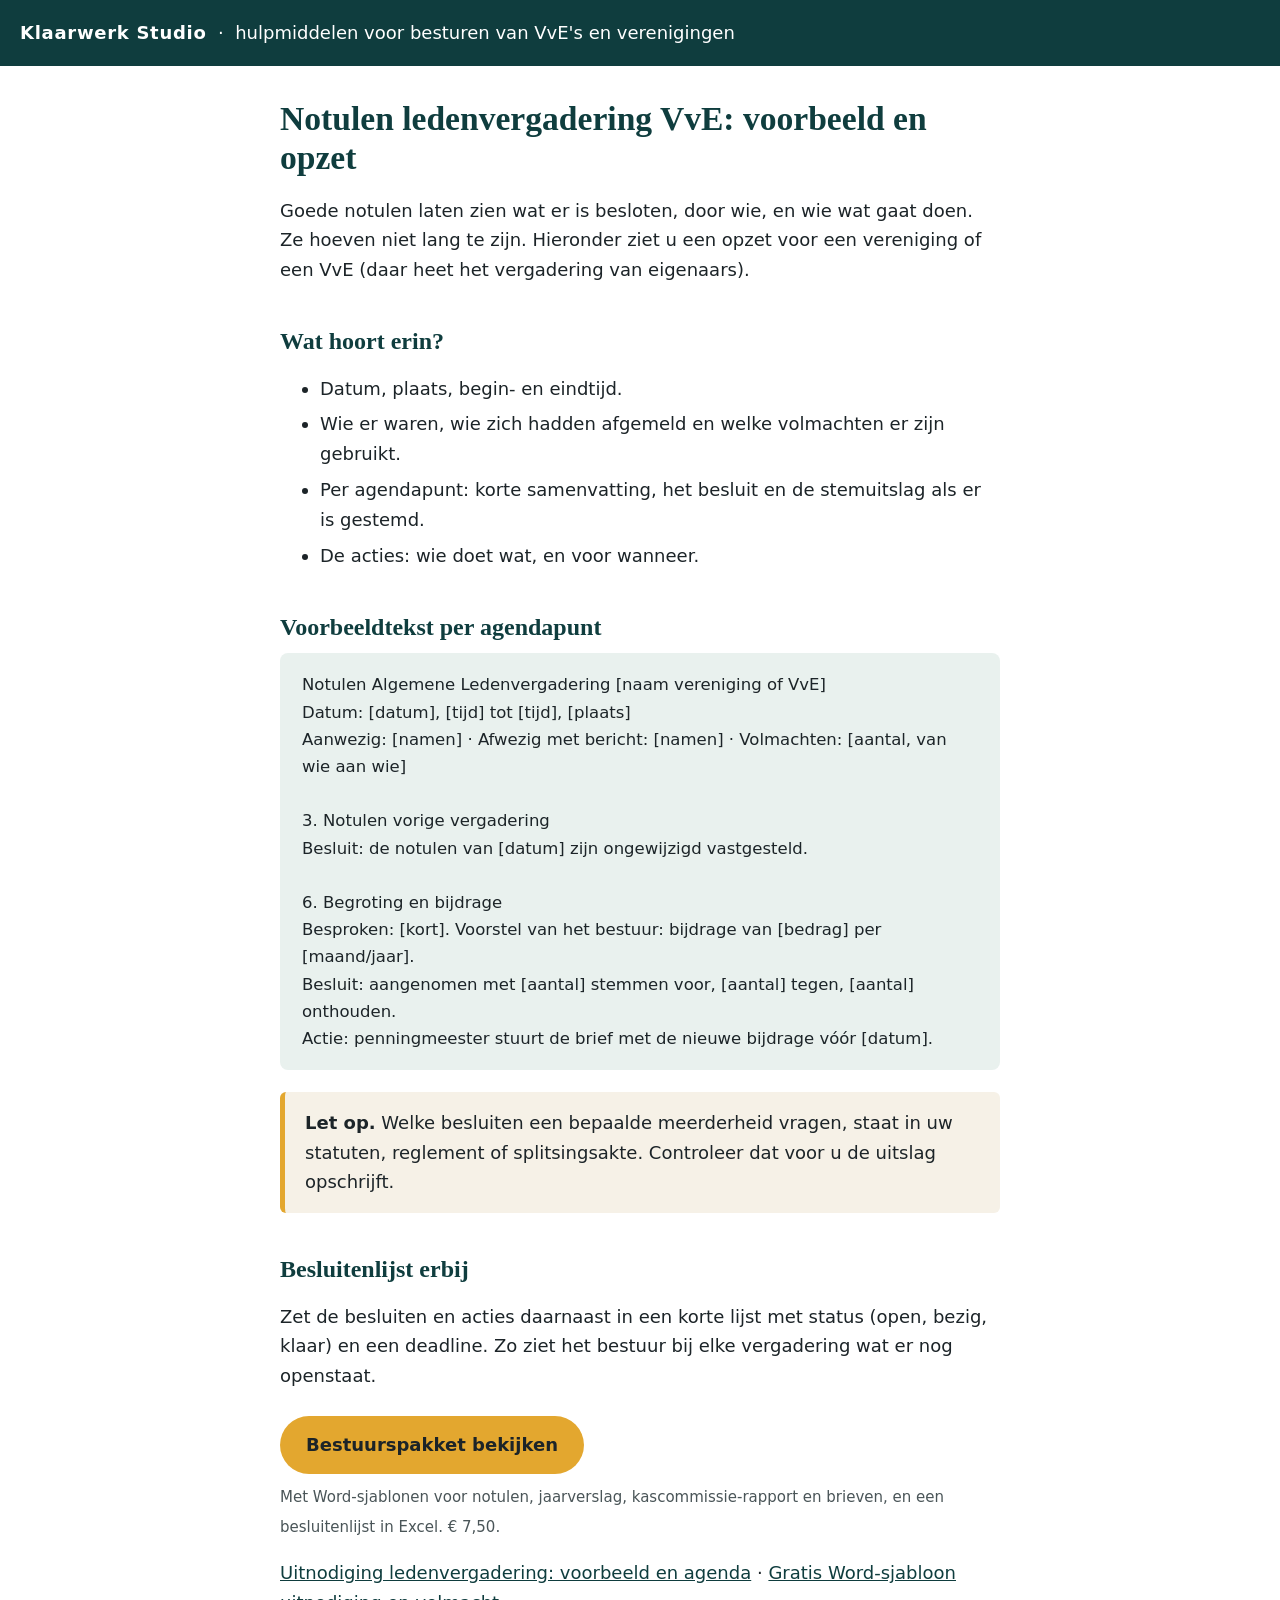
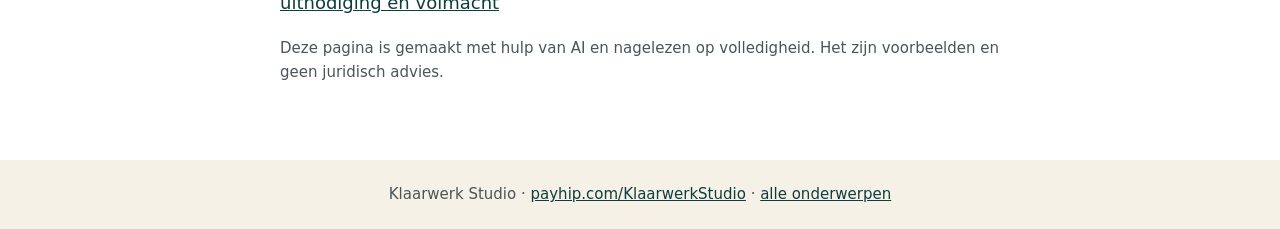
<file: vve/notulen-ledenvergadering-vve-voorbeeld.html>
<!doctype html>
<html lang="nl">
<head>
<meta charset="utf-8">
<meta name="viewport" content="width=device-width, initial-scale=1">
<title>Notulen ledenvergadering VvE: voorbeeld en opzet</title>
<meta name="description" content="Hoe maakt u notulen van een ledenvergadering of vergadering van eigenaars? Een opzet met kop, besluiten en acties, met een voorbeeldtekst die u kunt overnemen.">
<link rel="stylesheet" href="style.css">
</head>
<body>
<header><a href="index.html">Klaarwerk Studio</a> &nbsp;·&nbsp; hulpmiddelen voor besturen van VvE's en verenigingen</header>
<main>
<h1>Notulen ledenvergadering VvE: voorbeeld en opzet</h1>
<p>Goede notulen laten zien wat er is besloten, door wie, en wie wat gaat doen. Ze hoeven niet lang te zijn. Hieronder ziet u een opzet voor een vereniging of een VvE (daar heet het vergadering van eigenaars).</p>
<h2>Wat hoort erin?</h2>
<ul>
<li>Datum, plaats, begin- en eindtijd.</li>
<li>Wie er waren, wie zich hadden afgemeld en welke volmachten er zijn gebruikt.</li>
<li>Per agendapunt: korte samenvatting, het besluit en de stemuitslag als er is gestemd.</li>
<li>De acties: wie doet wat, en voor wanneer.</li>
</ul>
<h2>Voorbeeldtekst per agendapunt</h2>
<div class="voorbeeld">Notulen Algemene Ledenvergadering [naam vereniging of VvE]
Datum: [datum], [tijd] tot [tijd], [plaats]
Aanwezig: [namen] · Afwezig met bericht: [namen] · Volmachten: [aantal, van wie aan wie]

3. Notulen vorige vergadering
Besluit: de notulen van [datum] zijn ongewijzigd vastgesteld.

6. Begroting en bijdrage
Besproken: [kort]. Voorstel van het bestuur: bijdrage van [bedrag] per [maand/jaar].
Besluit: aangenomen met [aantal] stemmen voor, [aantal] tegen, [aantal] onthouden.
Actie: penningmeester stuurt de brief met de nieuwe bijdrage v&oacute;&oacute;r [datum].</div>
<div class="box"><strong>Let op.</strong> Welke besluiten een bepaalde meerderheid vragen, staat in uw statuten, reglement of splitsingsakte. Controleer dat voor u de uitslag opschrijft.</div>
<h2>Besluitenlijst erbij</h2>
<p>Zet de besluiten en acties daarnaast in een korte lijst met status (open, bezig, klaar) en een deadline. Zo ziet het bestuur bij elke vergadering wat er nog openstaat.</p>
<p><a class="cta" href="https://payhip.com/b/17auM">Bestuurspakket bekijken</a><br><span class="klein">Met Word-sjablonen voor notulen, jaarverslag, kascommissie-rapport en brieven, en een besluitenlijst in Excel. &euro; 7,50.</span></p>
<p><a href="uitnodiging-ledenvergadering-vve.html">Uitnodiging ledenvergadering: voorbeeld en agenda</a> · <a href="https://payhip.com/b/sKHye">Gratis Word-sjabloon uitnodiging en volmacht</a></p>
<p class="klein">Deze pagina is gemaakt met hulp van AI en nagelezen op volledigheid. Het zijn voorbeelden en geen juridisch advies.</p>
</main>
<footer>Klaarwerk Studio · <a href="https://payhip.com/KlaarwerkStudio">payhip.com/KlaarwerkStudio</a> · <a href="/">alle onderwerpen</a></footer>
</body>
</html>
</file>
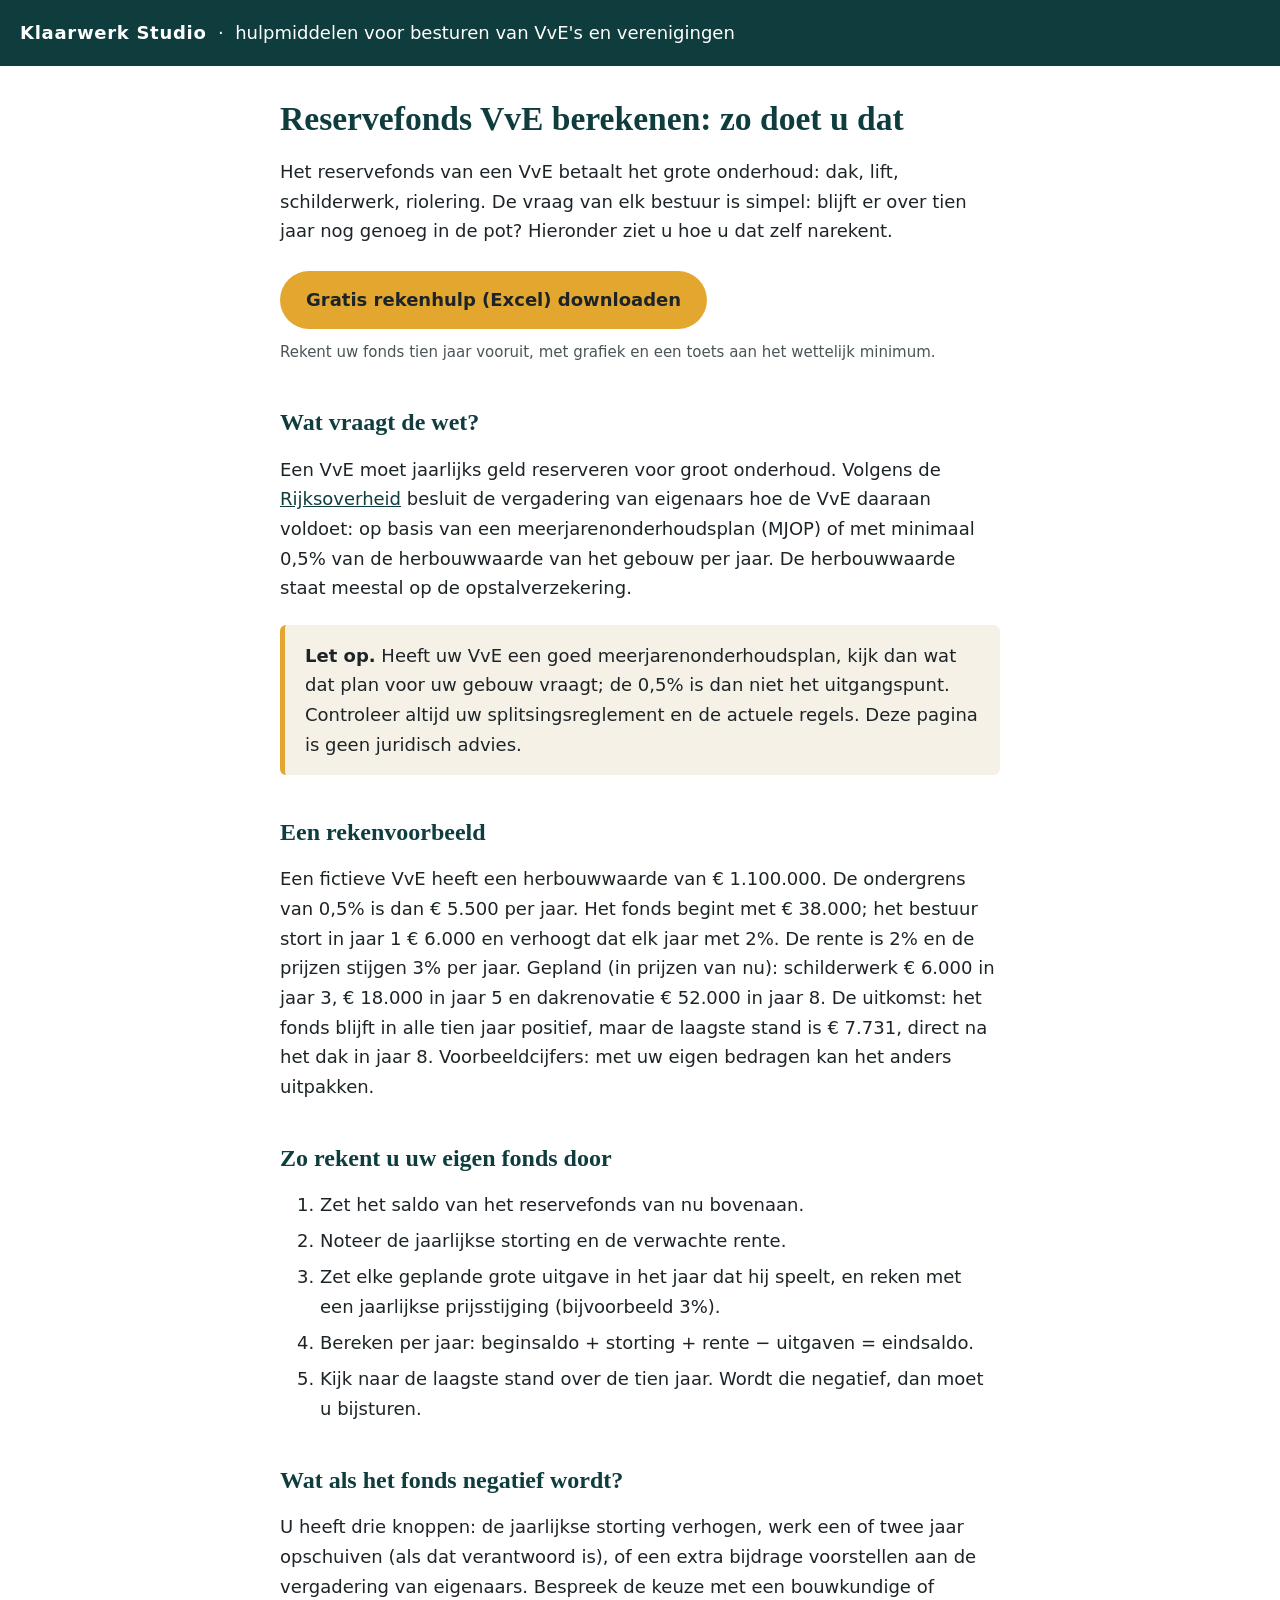
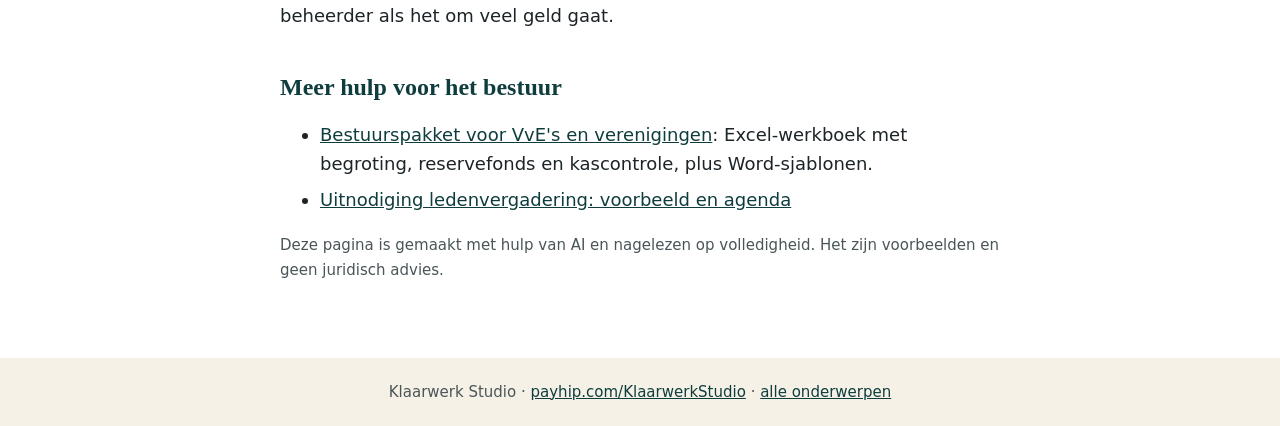
<file: vve/reservefonds-vve-berekenen.html>
<!doctype html>
<html lang="nl">
<head>
<meta charset="utf-8">
<meta name="viewport" content="width=device-width, initial-scale=1">
<title>Reservefonds VvE berekenen: zo doet u dat (met gratis rekenhulp)</title>
<meta name="description" content="Hoeveel moet een VvE jaarlijks reserveren voor groot onderhoud? Zo rekent u uw reservefonds tien jaar vooruit, met een voorbeeld en een gratis Excel-rekenhulp.">
<link rel="stylesheet" href="style.css">
</head>
<body>
<header><a href="index.html">Klaarwerk Studio</a> &nbsp;·&nbsp; hulpmiddelen voor besturen van VvE's en verenigingen</header>
<main>
<h1>Reservefonds VvE berekenen: zo doet u dat</h1>
<p>Het reservefonds van een VvE betaalt het grote onderhoud: dak, lift, schilderwerk, riolering. De vraag van elk bestuur is simpel: blijft er over tien jaar nog genoeg in de pot? Hieronder ziet u hoe u dat zelf narekent.</p>
<p><a class="cta" href="https://payhip.com/b/1OuJp">Gratis rekenhulp (Excel) downloaden</a><br><span class="klein">Rekent uw fonds tien jaar vooruit, met grafiek en een toets aan het wettelijk minimum.</span></p>
<h2>Wat vraagt de wet?</h2>
<p>Een VvE moet jaarlijks geld reserveren voor groot onderhoud. Volgens de <a href="https://www.rijksoverheid.nl/onderwerpen/huis-kopen/vraag-en-antwoord/vve-geld-reserveren-groot-onderhoud">Rijksoverheid</a> besluit de vergadering van eigenaars hoe de VvE daaraan voldoet: op basis van een meerjarenonderhoudsplan (MJOP) of met minimaal 0,5% van de herbouwwaarde van het gebouw per jaar. De herbouwwaarde staat meestal op de opstalverzekering.</p>
<div class="box"><strong>Let op.</strong> Heeft uw VvE een goed meerjarenonderhoudsplan, kijk dan wat dat plan voor uw gebouw vraagt; de 0,5% is dan niet het uitgangspunt. Controleer altijd uw splitsingsreglement en de actuele regels. Deze pagina is geen juridisch advies.</div>
<h2>Een rekenvoorbeeld</h2>
<p>Een fictieve VvE heeft een herbouwwaarde van € 1.100.000. De ondergrens van 0,5% is dan € 5.500 per jaar. Het fonds begint met € 38.000; het bestuur stort in jaar 1 € 6.000 en verhoogt dat elk jaar met 2%. De rente is 2% en de prijzen stijgen 3% per jaar. Gepland (in prijzen van nu): schilderwerk € 6.000 in jaar 3, € 18.000 in jaar 5 en dakrenovatie € 52.000 in jaar 8. De uitkomst: het fonds blijft in alle tien jaar positief, maar de laagste stand is € 7.731, direct na het dak in jaar 8. Voorbeeldcijfers: met uw eigen bedragen kan het anders uitpakken.</p>
<h2>Zo rekent u uw eigen fonds door</h2>
<ol>
<li>Zet het saldo van het reservefonds van nu bovenaan.</li>
<li>Noteer de jaarlijkse storting en de verwachte rente.</li>
<li>Zet elke geplande grote uitgave in het jaar dat hij speelt, en reken met een jaarlijkse prijsstijging (bijvoorbeeld 3%).</li>
<li>Bereken per jaar: beginsaldo + storting + rente &minus; uitgaven = eindsaldo.</li>
<li>Kijk naar de laagste stand over de tien jaar. Wordt die negatief, dan moet u bijsturen.</li>
</ol>
<h2>Wat als het fonds negatief wordt?</h2>
<p>U heeft drie knoppen: de jaarlijkse storting verhogen, werk een of twee jaar opschuiven (als dat verantwoord is), of een extra bijdrage voorstellen aan de vergadering van eigenaars. Bespreek de keuze met een bouwkundige of beheerder als het om veel geld gaat.</p>
<h2>Meer hulp voor het bestuur</h2>
<ul>
<li><a href="https://payhip.com/b/17auM">Bestuurspakket voor VvE's en verenigingen</a>: Excel-werkboek met begroting, reservefonds en kascontrole, plus Word-sjablonen.</li>
<li><a href="uitnodiging-ledenvergadering-vve.html">Uitnodiging ledenvergadering: voorbeeld en agenda</a></li>
</ul>
<p class="klein">Deze pagina is gemaakt met hulp van AI en nagelezen op volledigheid. Het zijn voorbeelden en geen juridisch advies.</p>
</main>
<footer>Klaarwerk Studio · <a href="https://payhip.com/KlaarwerkStudio">payhip.com/KlaarwerkStudio</a> · <a href="/">alle onderwerpen</a></footer>
</body>
</html>
</file>
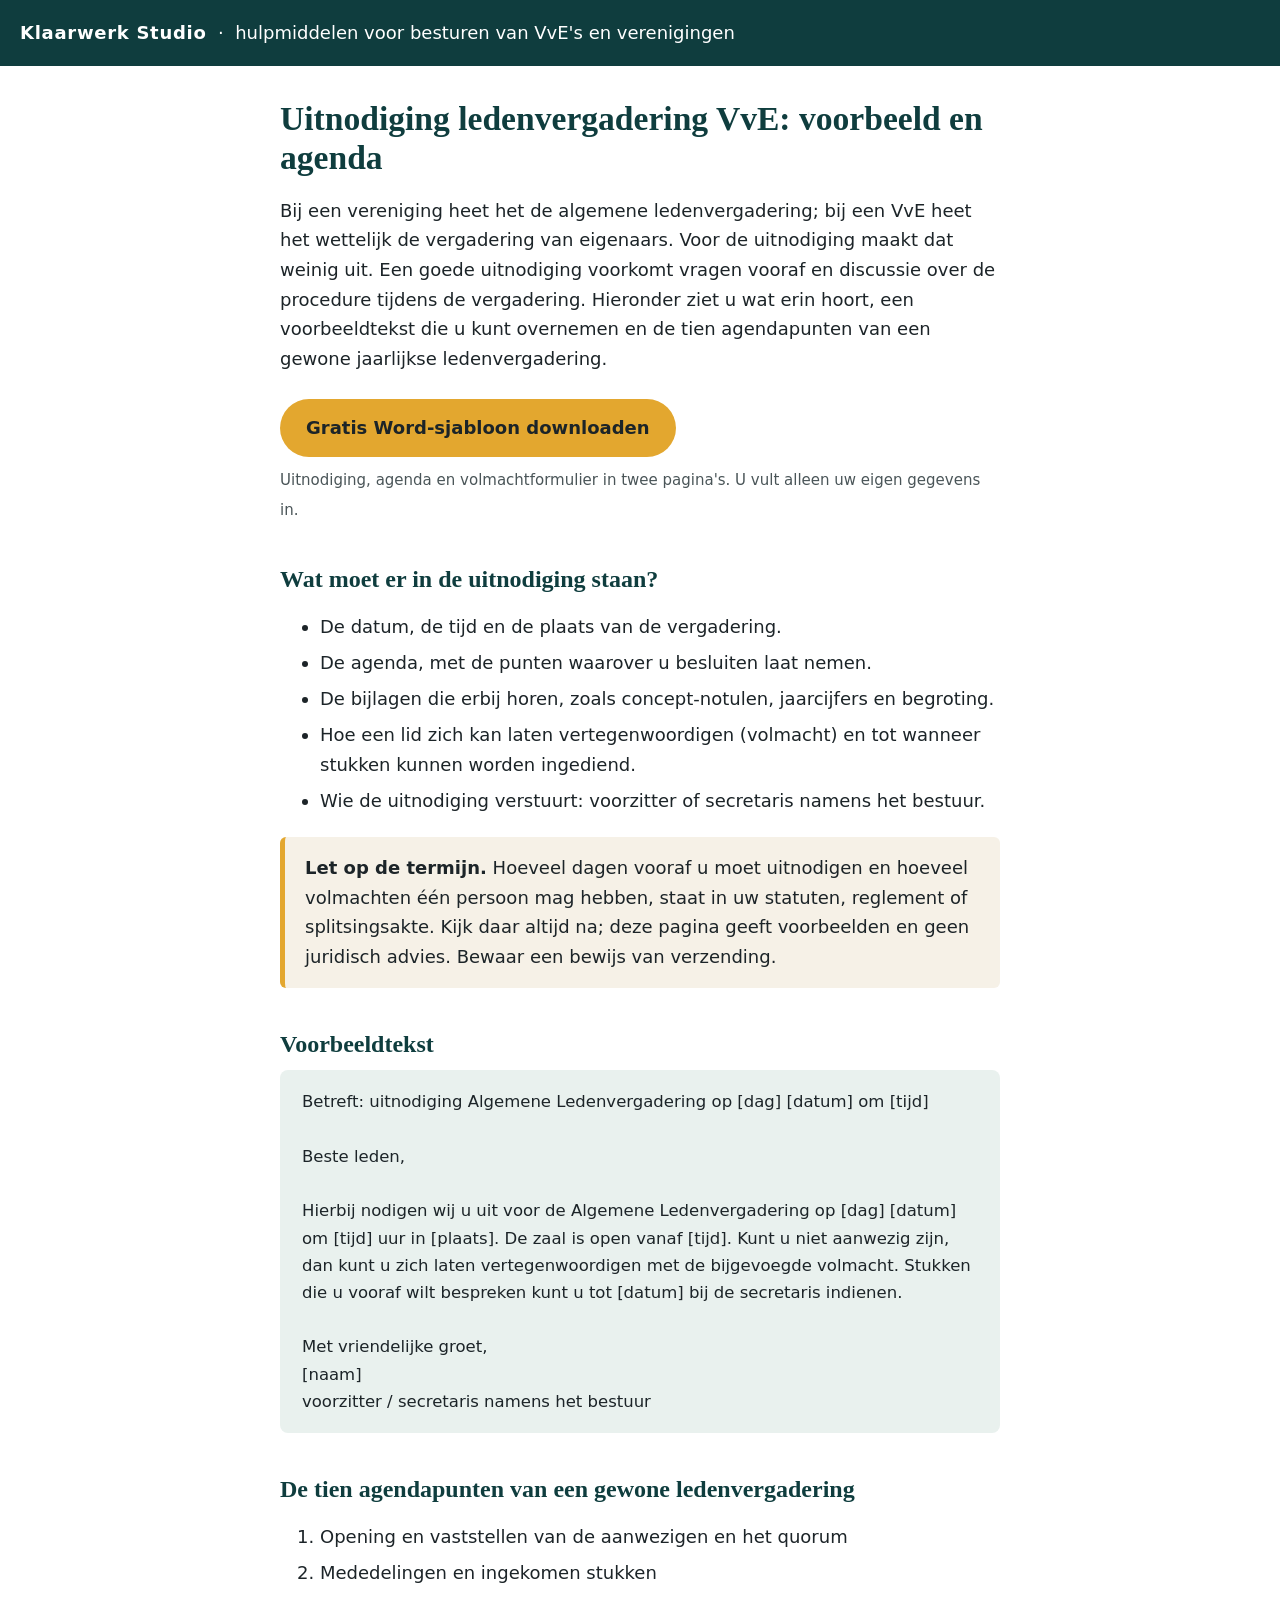
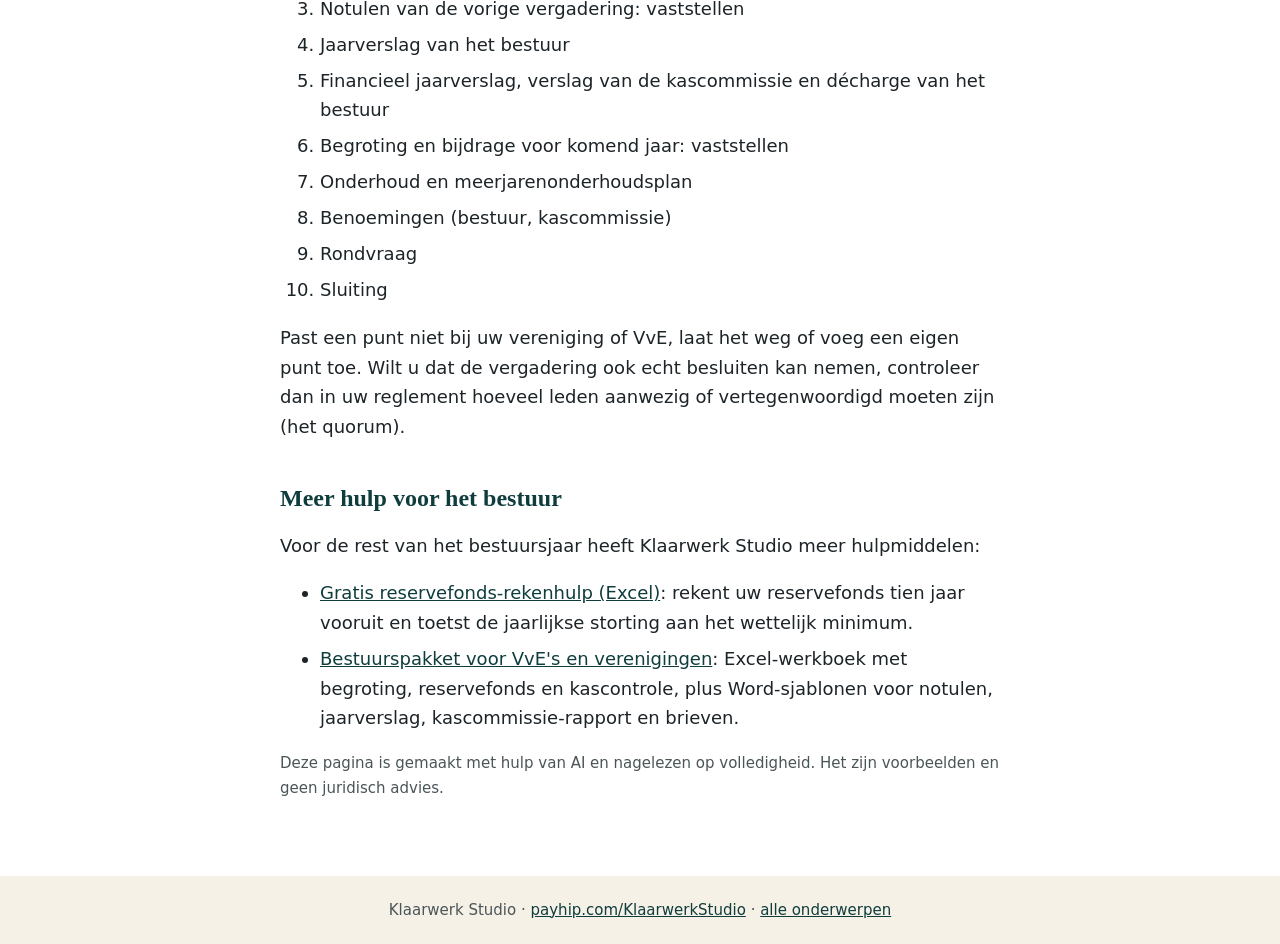
<file: vve/uitnodiging-ledenvergadering-vve.html>
<!doctype html>
<html lang="nl">
<head>
<meta charset="utf-8">
<meta name="viewport" content="width=device-width, initial-scale=1">
<title>Uitnodiging ledenvergadering VvE (vergadering van eigenaars): voorbeeld en agenda</title>
<meta name="description" content="Wat hoort er in de uitnodiging voor de ledenvergadering of vergadering van eigenaars van uw VvE of vereniging? Voorbeeldtekst, tien agendapunten en een gratis Word-sjabloon met volmachtformulier.">
<link rel="stylesheet" href="style.css">
</head>
<body>
<header><a href="index.html">Klaarwerk Studio</a> &nbsp;·&nbsp; hulpmiddelen voor besturen van VvE's en verenigingen</header>
<main>

<h1>Uitnodiging ledenvergadering VvE: voorbeeld en agenda</h1>
<p>Bij een vereniging heet het de algemene ledenvergadering; bij een VvE heet het wettelijk de vergadering van eigenaars. Voor de uitnodiging maakt dat weinig uit. Een goede uitnodiging voorkomt vragen vooraf en discussie over de procedure tijdens de vergadering. Hieronder ziet u wat erin hoort, een voorbeeldtekst die u kunt overnemen en de tien agendapunten van een gewone jaarlijkse ledenvergadering.</p>
<p><a class="cta" href="https://payhip.com/b/sKHye">Gratis Word-sjabloon downloaden</a><br><span class="klein">Uitnodiging, agenda en volmachtformulier in twee pagina's. U vult alleen uw eigen gegevens in.</span></p>

<h2>Wat moet er in de uitnodiging staan?</h2>
<ul>
<li>De datum, de tijd en de plaats van de vergadering.</li>
<li>De agenda, met de punten waarover u besluiten laat nemen.</li>
<li>De bijlagen die erbij horen, zoals concept-notulen, jaarcijfers en begroting.</li>
<li>Hoe een lid zich kan laten vertegenwoordigen (volmacht) en tot wanneer stukken kunnen worden ingediend.</li>
<li>Wie de uitnodiging verstuurt: voorzitter of secretaris namens het bestuur.</li>
</ul>
<div class="box"><strong>Let op de termijn.</strong> Hoeveel dagen vooraf u moet uitnodigen en hoeveel volmachten één persoon mag hebben, staat in uw statuten, reglement of splitsingsakte. Kijk daar altijd na; deze pagina geeft voorbeelden en geen juridisch advies. Bewaar een bewijs van verzending.</div>

<h2>Voorbeeldtekst</h2>
<div class="voorbeeld">Betreft: uitnodiging Algemene Ledenvergadering op [dag] [datum] om [tijd]

Beste leden,

Hierbij nodigen wij u uit voor de Algemene Ledenvergadering op [dag] [datum] om [tijd] uur in [plaats]. De zaal is open vanaf [tijd]. Kunt u niet aanwezig zijn, dan kunt u zich laten vertegenwoordigen met de bijgevoegde volmacht. Stukken die u vooraf wilt bespreken kunt u tot [datum] bij de secretaris indienen.

Met vriendelijke groet,
[naam]
voorzitter / secretaris namens het bestuur</div>

<h2>De tien agendapunten van een gewone ledenvergadering</h2>
<ol>
<li>Opening en vaststellen van de aanwezigen en het quorum</li>
<li>Mededelingen en ingekomen stukken</li>
<li>Notulen van de vorige vergadering: vaststellen</li>
<li>Jaarverslag van het bestuur</li>
<li>Financieel jaarverslag, verslag van de kascommissie en décharge van het bestuur</li>
<li>Begroting en bijdrage voor komend jaar: vaststellen</li>
<li>Onderhoud en meerjarenonderhoudsplan</li>
<li>Benoemingen (bestuur, kascommissie)</li>
<li>Rondvraag</li>
<li>Sluiting</li>
</ol>
<p>Past een punt niet bij uw vereniging of VvE, laat het weg of voeg een eigen punt toe. Wilt u dat de vergadering ook echt besluiten kan nemen, controleer dan in uw reglement hoeveel leden aanwezig of vertegenwoordigd moeten zijn (het quorum).</p>

<h2>Meer hulp voor het bestuur</h2>
<p>Voor de rest van het bestuursjaar heeft Klaarwerk Studio meer hulpmiddelen:</p>
<ul>
<li><a href="https://payhip.com/b/1OuJp">Gratis reservefonds-rekenhulp (Excel)</a>: rekent uw reservefonds tien jaar vooruit en toetst de jaarlijkse storting aan het wettelijk minimum.</li>
<li><a href="https://payhip.com/b/17auM">Bestuurspakket voor VvE's en verenigingen</a>: Excel-werkboek met begroting, reservefonds en kascontrole, plus Word-sjablonen voor notulen, jaarverslag, kascommissie-rapport en brieven.</li>
</ul>
<p class="klein">Deze pagina is gemaakt met hulp van AI en nagelezen op volledigheid. Het zijn voorbeelden en geen juridisch advies.</p>
</main>
<footer>Klaarwerk Studio · <a href="https://payhip.com/KlaarwerkStudio">payhip.com/KlaarwerkStudio</a> · <a href="/">alle onderwerpen</a></footer>
</body>
</html>
</file>
<file: vve/style.css>
:root{--teal:#0F3D3E;--sand:#F6F1E7;--amber:#E3A72F;--ink:#1C2428;--mist:#E9F1EE}
*{box-sizing:border-box}body{margin:0;font-family:Inter,system-ui,sans-serif;color:var(--ink);background:#fff;line-height:1.65;font-size:18px}
header{background:var(--teal);color:#fff;padding:18px 20px}header a{color:#fff;text-decoration:none;font-weight:600;letter-spacing:.04em}
main{max-width:760px;margin:0 auto;padding:28px 20px 60px}
h1,h2{font-family:Fraunces,Georgia,serif;color:var(--teal);line-height:1.15}h1{font-size:2.1rem;margin:.2em 0 .5em}h2{font-size:1.5rem;margin:1.8em 0 .5em}
.cta{display:inline-block;background:var(--amber);color:var(--ink);font-weight:600;padding:14px 26px;border-radius:40px;text-decoration:none;margin:.4em 0}
.box{background:var(--sand);border-left:5px solid var(--amber);padding:16px 20px;border-radius:6px;margin:1.2em 0}
.voorbeeld{background:var(--mist);padding:18px 22px;border-radius:8px;font-size:16.5px;white-space:pre-wrap}
ol li,ul li{margin:.35em 0}small,.klein{font-size:15px;color:#4a5558}
.kaart{display:block;background:var(--sand);padding:16px 20px;border-radius:8px;margin:12px 0;text-decoration:none;color:var(--ink)}.kaart strong{color:var(--teal);font-size:1.1rem}
footer{background:var(--sand);padding:22px 20px;text-align:center;font-size:15px;color:#4a5558}
a{color:var(--teal)}
</file>
